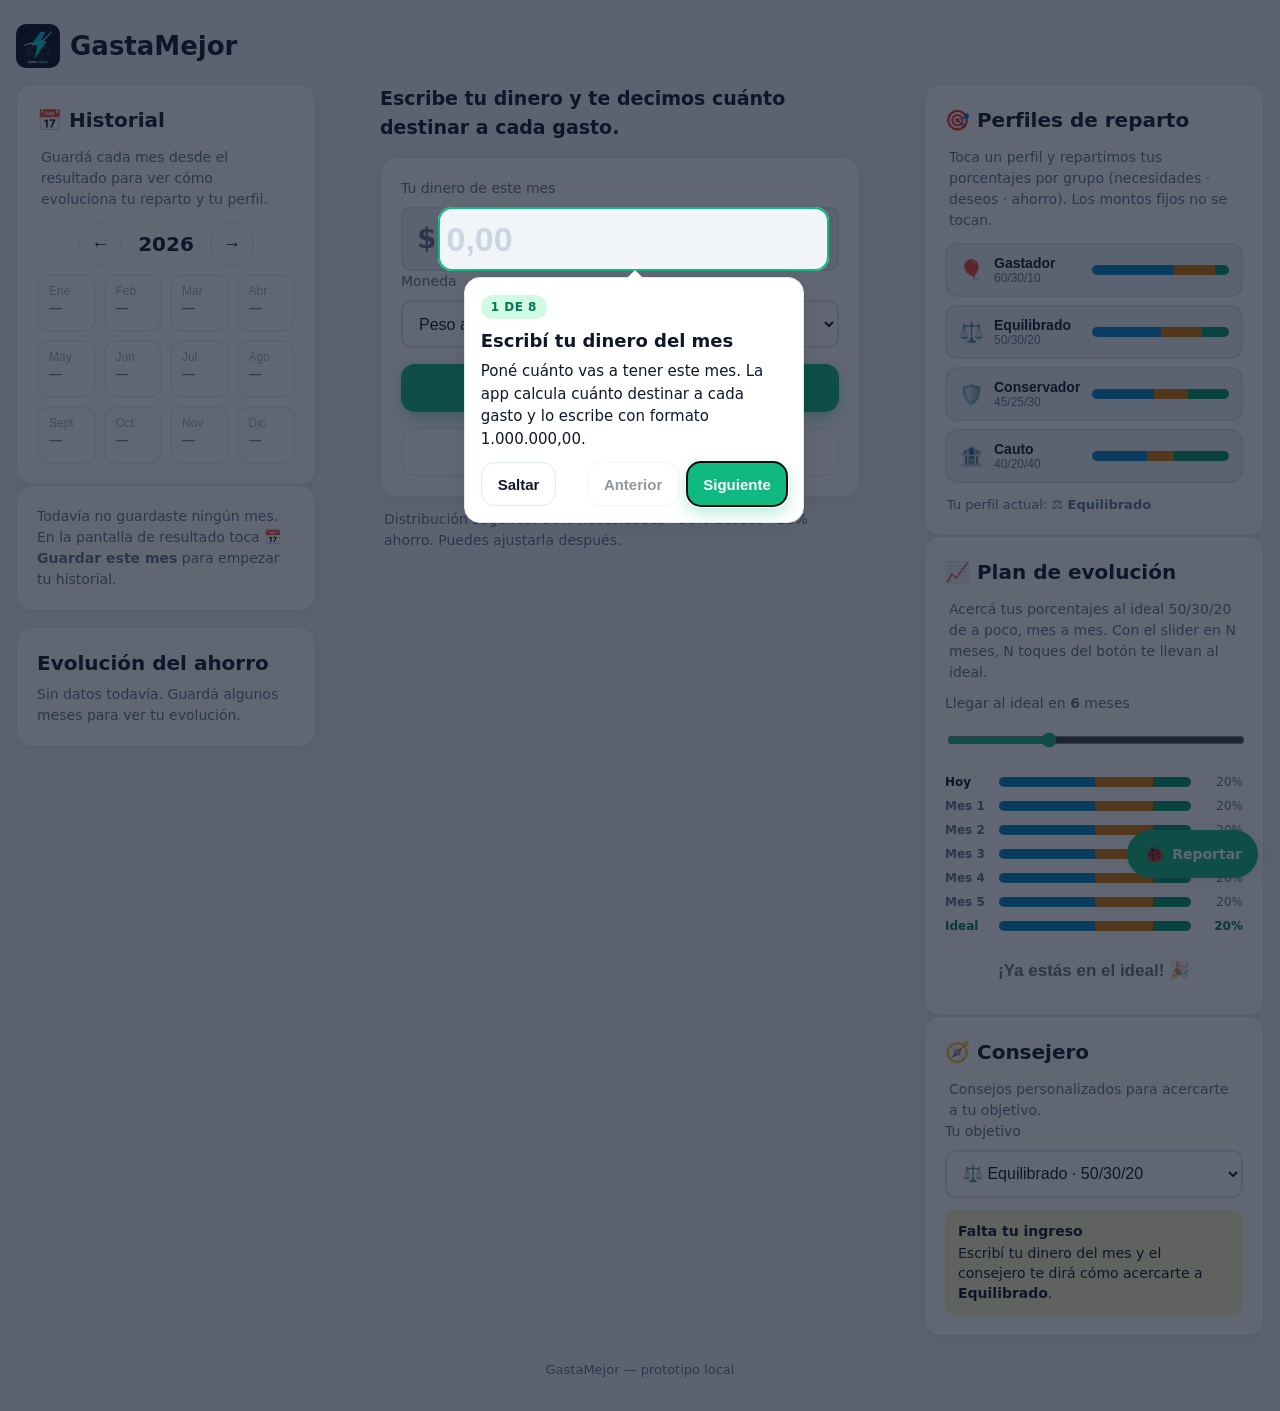
<file: index.html>
<!DOCTYPE html>
<html lang="es">
<head>
  <meta charset="UTF-8">
  <meta name="viewport" content="width=device-width, initial-scale=1, viewport-fit=cover">
  <meta name="theme-color" content="#ffffff">
  <title>GastaMejor — Distribuye tu dinero</title>
  <link rel="stylesheet" href="styles.css">
</head>
<body>
  <div class="contenedor">

    <header class="encabezado">
      <button id="btn-atras" class="btn-atras" aria-label="Volver" hidden>←</button>
      <h1 class="logo"><img src="logo.png" alt="Logo de GastaMejor" class="logo-imagen">GastaMejor</h1>
    </header>

    <main>
      <div class="tablero" id="tablero" data-tab="reparto">

        <!-- Zona izquierda: Historial siempre visible -->
        <aside class="zona zona-historial" aria-label="Historial financiero">
          <div class="tarjeta">
            <h2 class="titulo-seccion">📅 Historial</h2>
            <p class="nota">Guardá cada mes desde el resultado para ver cómo evoluciona tu reparto y tu perfil.</p>
            <div class="hist-calendario-cabecera">
              <button id="hist-anio-prev" class="btn-fat" type="button" aria-label="Año anterior">←</button>
              <span id="hist-anio" class="hist-anio">—</span>
              <button id="hist-anio-next" class="btn-fat" type="button" aria-label="Año siguiente">→</button>
            </div>
            <div id="hist-calendario" class="hist-calendario" aria-label="Calendario de meses"></div>
          </div>
          <div id="hist-detalle" class="hist-detalle"></div>
          <div class="tarjeta">
            <h3 class="titulo-seccion">Evolución del ahorro</h3>
            <div id="hist-evolucion"></div>
          </div>
        </aside>

        <!-- Zona central: reparto -->
        <div class="zona zona-reparto">

          <!-- Pantalla 1: monto -->
          <section data-pantalla="ingreso" class="pantalla">
            <p class="sub-lema">Escribe tu dinero y te decimos cuánto destinar a cada gasto.</p>

            <div class="tarjeta">
              <label class="etiqueta" for="monto">Tu dinero de este mes</label>
              <div class="campo-monto">
                <span id="simbolo-monto" class="simbolo" aria-hidden="true">$</span>
                <input id="monto" class="input-monto" type="text" inputmode="decimal" placeholder="0,00" autocomplete="off">
              </div>
              <p id="error-monto" class="error" hidden>Escribe un monto mayor a cero.</p>
              <label class="etiqueta" for="moneda">Moneda</label>
              <select id="moneda" class="select" aria-label="Moneda"></select>
              <button id="btn-distribuir" class="btn-primario">Distribuir mi dinero</button>
              <div class="accesos">
                <button id="btn-datos" class="btn-secundario">⚙️ Tus datos</button>
              </div>
            </div>

            <p class="nota">Distribución sugerida: 50% necesidades · 30% deseos · 20% ahorro. Puedes ajustarla después.</p>
          </section>

          <!-- Pantalla 2: resultado -->
          <section data-pantalla="resultado" class="pantalla" hidden>
            <div class="resultado-contenido">
              <div class="tarjeta tarjeta-resumen">
                <div class="resumen-fila">
                  <span class="resumen-etiqueta">Ingreso</span>
                  <span id="resumen-ingreso" class="resumen-monto">—</span>
                </div>
                <div class="resumen-fila">
                  <span class="resumen-etiqueta">Total repartido</span>
                  <span id="resumen-repartido" class="resumen-monto">—</span>
                </div>
                <div id="aviso-suma" class="aviso" role="status"></div>
                <div id="nota-cotizacion" class="nota-cotizacion" hidden></div>
              </div>

              <div id="grafico" class="grafico" role="img" aria-label="Gráfico de torta del reparto"></div>

              <div id="resultado-lista" aria-label="Reparto por categorías"></div>

              <div class="acciones">
                <button id="btn-ajustar" class="btn-secundario">Ajustar porcentajes</button>
                <button id="btn-nuevo" class="btn-secundario">Nueva distribución</button>
                <button id="btn-guardar-mes" class="btn-secundario">📅 Guardar este mes</button>
              </div>
            </div>
          </section>

          <!-- Pantalla 3: ajustar -->
          <section data-pantalla="ajustar" class="pantalla" hidden>
            <div class="tarjeta">
              <h2 class="titulo-seccion">Ajusta tus categorías</h2>
              <p class="nota">Los gastos fijos ($) se reservan primero. Lo que queda se reparte entre los porcentajes, estirándose para usar todo tu ingreso. En <strong>Ahorro</strong> podés cargar un monto fijo en <strong>US$</strong> y se convierte al dólar del día.</p>
              <div id="cotizacion" class="cotizacion">
                <div class="cotizacion-fila">
                  <span class="cotizacion-etiqueta">Dólar</span>
                  <select id="dolar-tipo" class="select select-chico" aria-label="Tipo de dólar"></select>
                  <span id="cotizacion-valor" class="cotizacion-valor">—</span>
                  <button id="btn-refrescar" class="btn-refrescar" type="button" aria-label="Actualizar cotización" title="Actualizar cotización">↻</button>
                </div>
                <div id="cotizacion-estado" class="cotizacion-estado" role="status"></div>
                <details class="cotizacion-manual">
                  <summary>Editar a mano / sin conexión</summary>
                  <div class="cotizacion-manual-fila">
                    <input id="cotizacion-input" class="cotizacion-input" type="text" inputmode="decimal" placeholder="0,00" aria-label="Cotización del dólar a mano">
                    <button id="btn-cotizacion-manual" class="btn-secundario btn-chico" type="button">Usar este valor</button>
                  </div>
                </details>
              </div>
              <div id="ajustar-lista"></div>
              <div class="suma">
                <div class="suma-linea">
                  <span>Asignado del ingreso</span>
                  <strong id="suma-valor" class="suma-valor">—</strong>
                </div>
                <div id="suma-restante" class="suma-restante">Queda por asignar: —</div>
                <div id="suma-detalle" class="suma-detalle"></div>
              </div>
              <button id="btn-agregar" class="btn-secundario btn-ancho">+ Agregar categoría en blanco</button>
              <button id="btn-catalogo" class="btn-secundario btn-ancho">📖 Agregar del catálogo</button>
            </div>
            <div class="acciones">
              <button id="btn-guardar" class="btn-primario btn-ancho">Guardar y volver</button>
            </div>
          </section>

          <!-- Pantalla 4: datos -->
          <section data-pantalla="datos" class="pantalla" hidden>
            <div class="tarjeta">
              <h2 class="titulo-seccion">Tus datos</h2>
              <p class="nota">Se guardan en este dispositivo. Llévalos a otro celular o PC descargando la imagen con tu reparto o compartiendo el enlace.</p>
              <div class="acciones-columna">
                <button id="btn-exportar" class="btn-secundario">📸 Descargar imagen (PNG)</button>
                <button id="btn-enlace" class="btn-secundario">🔗 Enlace para otro dispositivo</button>
                <button id="btn-tour" class="btn-secundario" type="button">🎓 Ver el tutorial guiado</button>
                <a class="btn-secundario enlace-boton" href="tutorial.html">📖 Abrir el tutorial completo</a>
              </div>
            </div>
          </section>

        </div>

        <!-- Zona derecha: perfil, plan y consejero -->
        <aside class="zona zona-perfil" aria-label="Perfil, plan y consejero">
          <div class="tarjeta">
            <h2 class="titulo-seccion">🎯 Perfiles de reparto</h2>
            <p class="nota">Toca un perfil y repartimos tus porcentajes por grupo (necesidades · deseos · ahorro). Los montos fijos no se tocan.</p>
            <div id="perfiles" class="perfiles"></div>
            <p id="perfil-actual" class="perfil-actual"></p>
          </div>
          <div class="tarjeta">
            <h2 class="titulo-seccion">📈 Plan de evolución</h2>
            <p class="nota">Acercá tus porcentajes al ideal 50/30/20 de a poco, mes a mes. Con el slider en N meses, N toques del botón te llevan al ideal.</p>
            <div class="plan-meses">
              <label class="etiqueta" for="plan-meses">Llegar al ideal en <strong id="plan-meses-valor">6</strong> meses</label>
              <input id="plan-meses" class="plan-slider" type="range" min="3" max="12" step="1" value="6" aria-label="Meses para llegar al ideal">
            </div>
            <div id="plan-timeline" class="plan-timeline"></div>
            <p id="plan-aviso" class="plan-aviso" hidden></p>
            <button id="btn-paso" class="btn-secundario btn-ancho" type="button">Aplicar próximo paso</button>
          </div>
          <div class="tarjeta">
            <h2 class="titulo-seccion">🧭 Consejero</h2>
            <p class="nota">Consejos personalizados para acercarte a tu objetivo.</p>
            <label class="etiqueta" for="objetivo-perfil">Tu objetivo</label>
            <select id="objetivo-perfil" class="select" aria-label="Perfil objetivo"></select>
            <div id="consejero" class="consejero" aria-label="Consejos para llegar al objetivo"></div>
          </div>
        </aside>

      </div>
    </main>

    <footer class="pie">
      <span>GastaMejor — prototipo local</span>
    </footer>
  </div>

  <!-- Barra inferior de pestañas (celular) -->
  <nav class="tabbar" id="tabbar" aria-label="Secciones">
    <button class="tabbar-btn activo" data-tab="reparto" type="button"><span class="tabbar-ico" aria-hidden="true">🧮</span>Reparto</button>
    <button class="tabbar-btn" data-tab="historial" type="button"><span class="tabbar-ico" aria-hidden="true">📅</span>Historial</button>
    <button class="tabbar-btn" data-tab="perfil" type="button"><span class="tabbar-ico" aria-hidden="true">🎯</span>Perfil y plan</button>
  </nav>

  <!-- Boton flotante: reportar un problema por WhatsApp -->
  <a id="btn-reportar" class="btn-reportar"
     href="https://wa.me/5492920553198?text=Encontre%20un%20problema%20en%20GastaMejor%3A%20"
     target="_blank" rel="noopener noreferrer"
     aria-label="Reportar un problema por WhatsApp">
    <span class="btn-reportar-ico" aria-hidden="true">🐞</span>
    <span class="btn-reportar-txt">Reportar</span>
  </a>

  <!-- Modal: catalogo de categorias -->
  <div id="modal-catalogo" class="modal" hidden>
    <div class="modal-caja modal-caja-catalogo" role="dialog" aria-modal="true" aria-labelledby="catalogo-titulo">
      <h2 id="catalogo-titulo" class="titulo-seccion">Agregar del catálogo</h2>
      <p class="nota">Toca una sugerencia para agregarla. Si ya existe, no se duplica.</p>
      <div id="catalogo-lista"></div>
      <button id="catalogo-cerrar" class="btn-secundario">Cerrar</button>
    </div>
  </div>

  <!-- Modal: enlace compartible -->
  <div id="modal" class="modal" hidden>
    <div class="modal-caja" role="dialog" aria-modal="true" aria-labelledby="modal-titulo">
      <h2 id="modal-titulo" class="titulo-seccion">Comparte tu configuración</h2>
      <p class="nota">Abre este enlace en otro celular o PC: se ofrecerá usar la misma distribución.</p>
      <textarea id="modal-texto" class="enlace-texto" readonly rows="4"></textarea>
      <div class="modal-acciones">
        <button id="modal-copiar" class="btn-primario">Copiar enlace</button>
        <button id="modal-cerrar" class="btn-secundario">Cerrar</button>
      </div>
    </div>
  </div>

  <div id="toast" class="toast" role="status" hidden></div>

  <!-- Tour guiado de primera vez (globos + foco) -->
  <div id="tour" class="tour" hidden>
    <div id="tour-foco" class="tour-foco" aria-hidden="true"></div>
    <div id="tour-globo" class="tour-globo" role="dialog" aria-modal="true"
         aria-labelledby="tour-titulo" aria-describedby="tour-texto">
      <span id="tour-paso" class="tour-contador"></span>
      <h2 id="tour-titulo" class="tour-titulo"></h2>
      <p id="tour-texto" class="tour-texto"></p>
      <div class="tour-acciones">
        <button id="tour-saltar" class="btn-secundario" type="button">Saltar</button>
        <div class="tour-nav">
          <button id="tour-anterior" class="btn-secundario" type="button">Anterior</button>
          <button id="tour-siguiente" class="btn-primario" type="button">Siguiente</button>
        </div>
      </div>
      <span class="tour-flecha" aria-hidden="true"></span>
    </div>
  </div>

  <script src="storage.js"></script>
  <script src="app.js"></script>
</body>
</html>
</file>
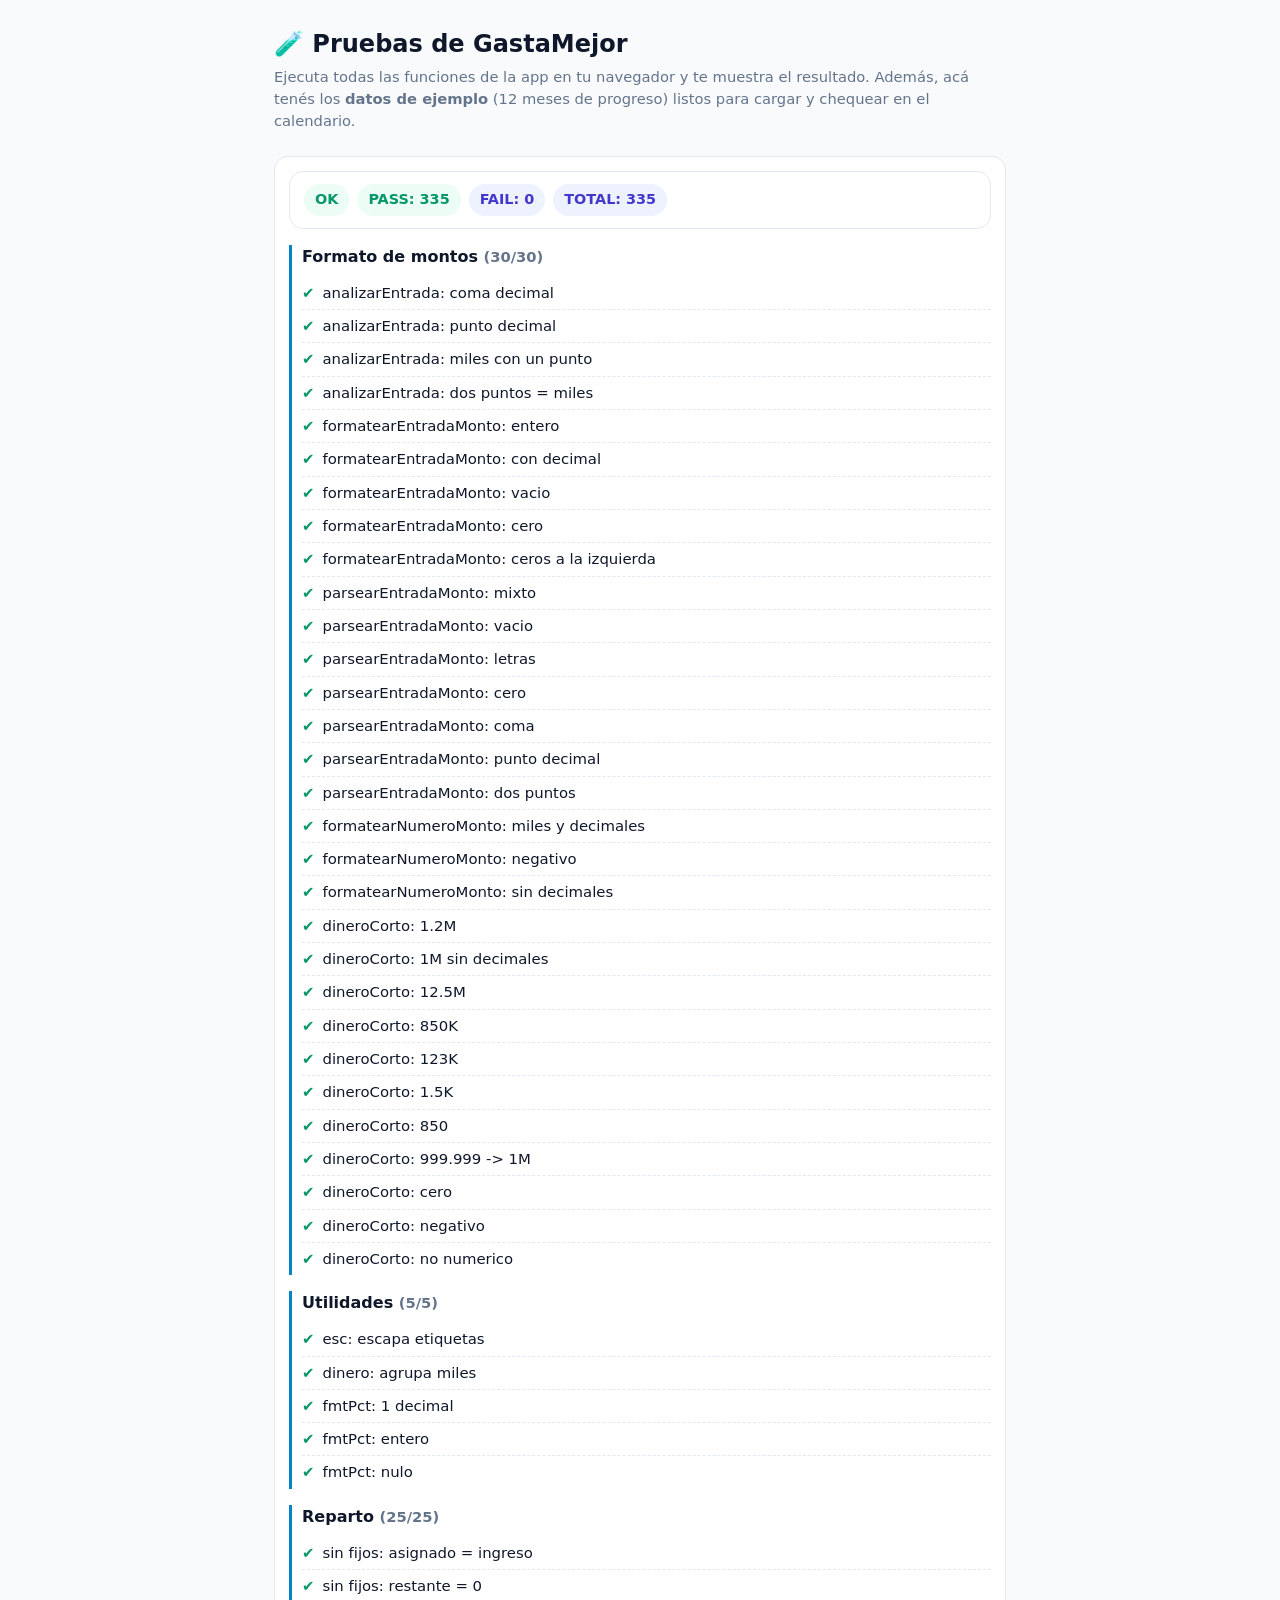
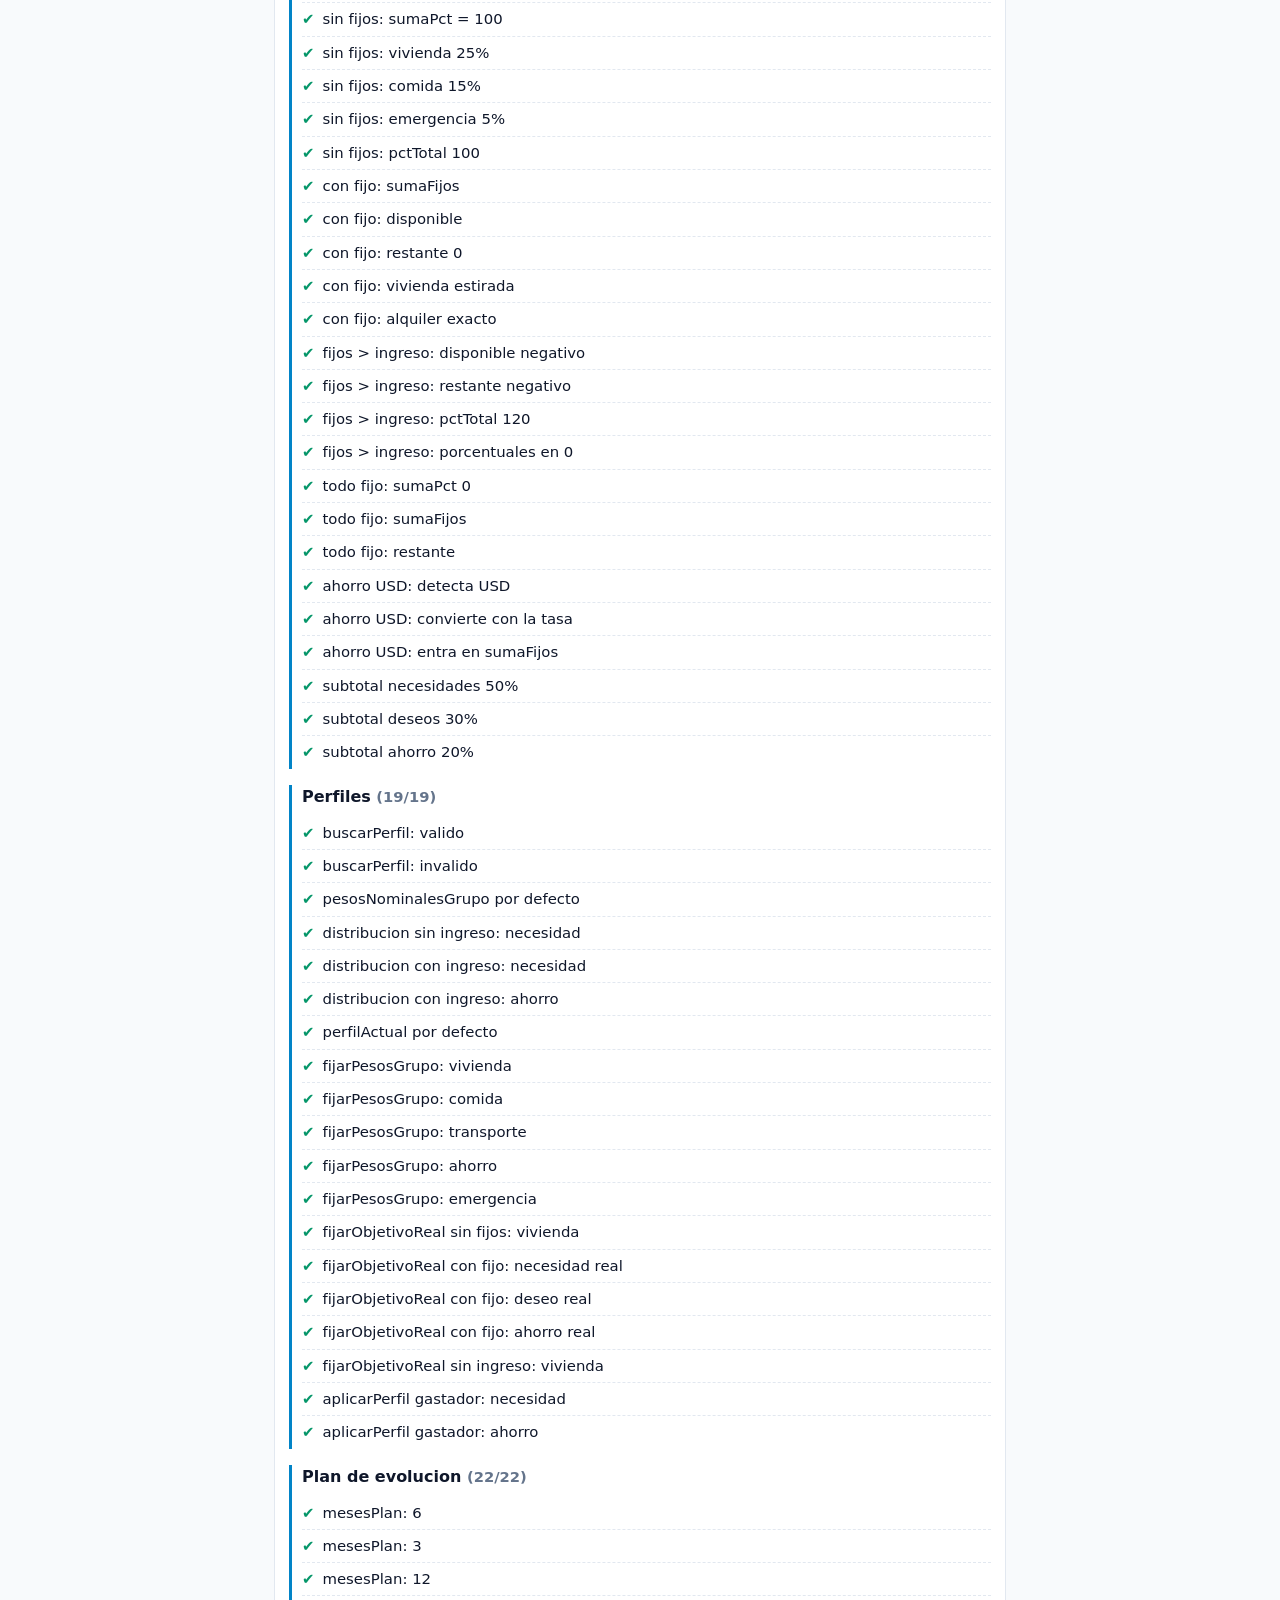
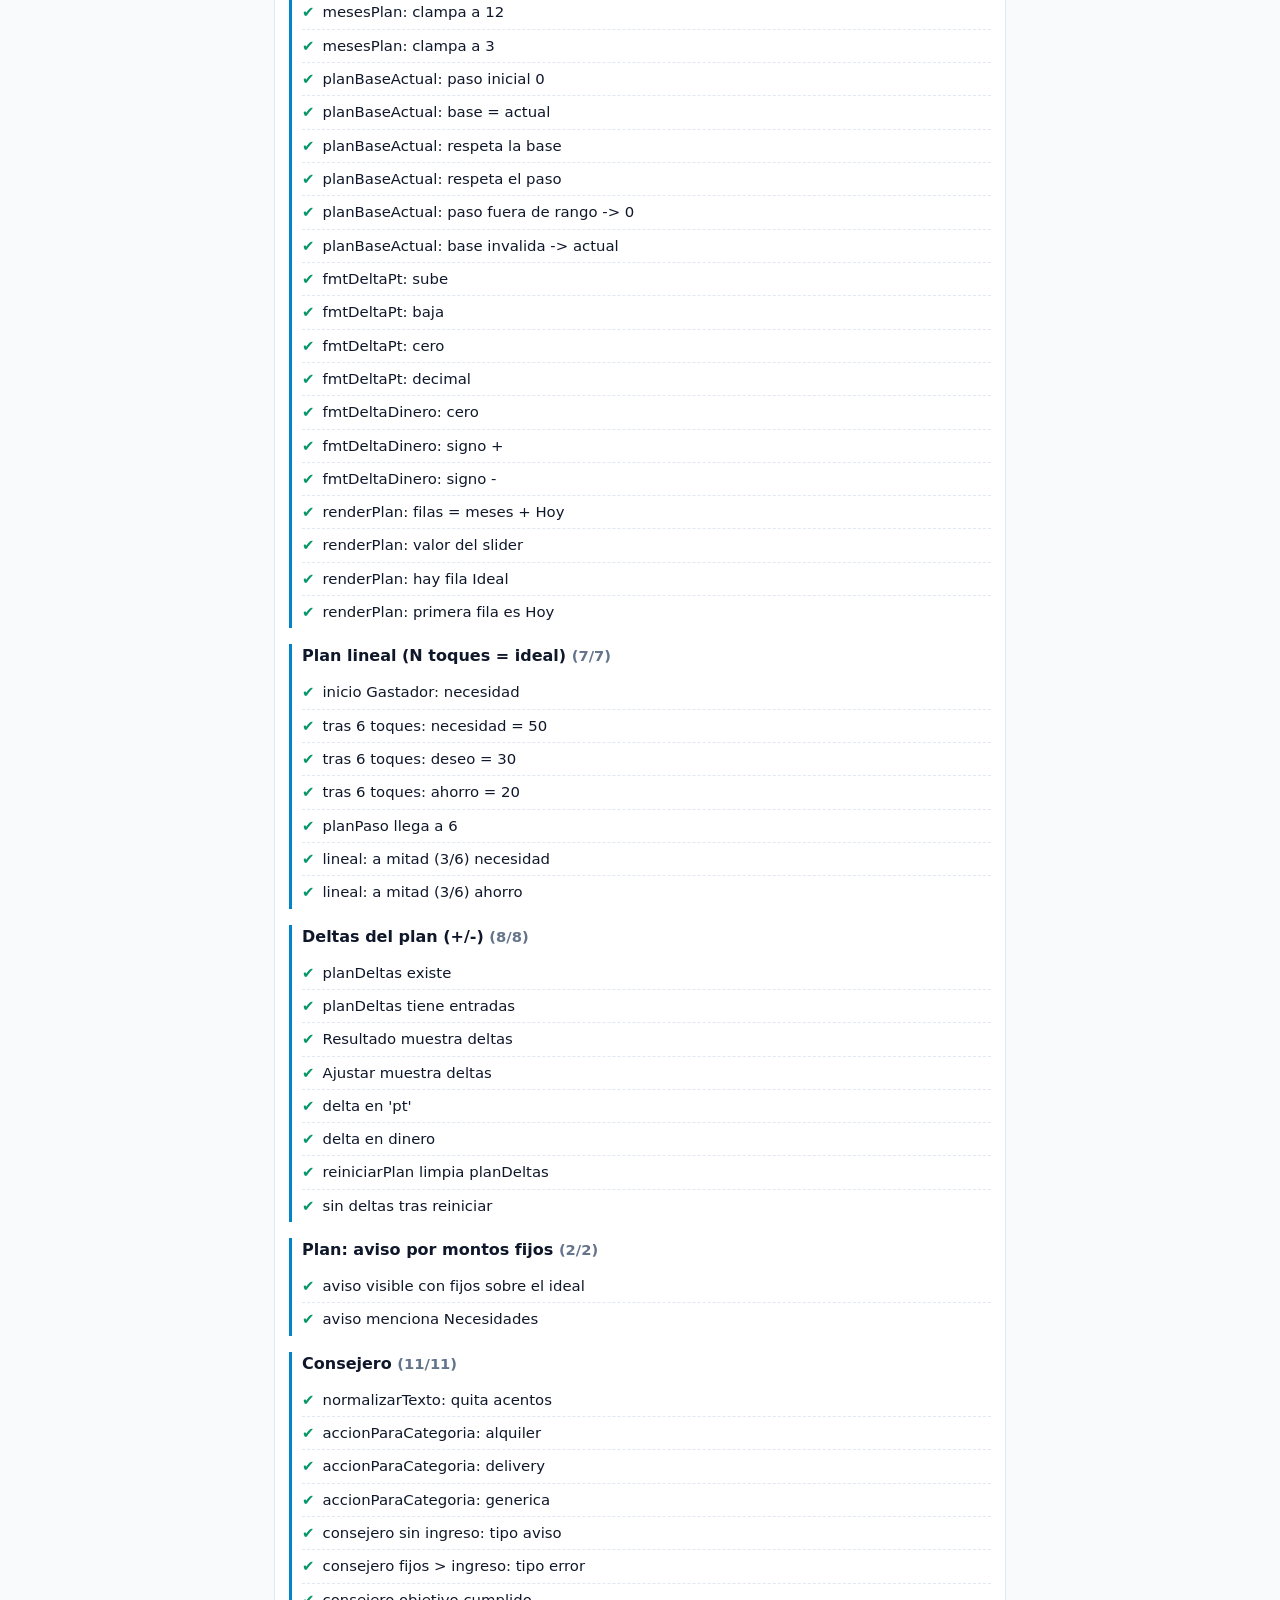
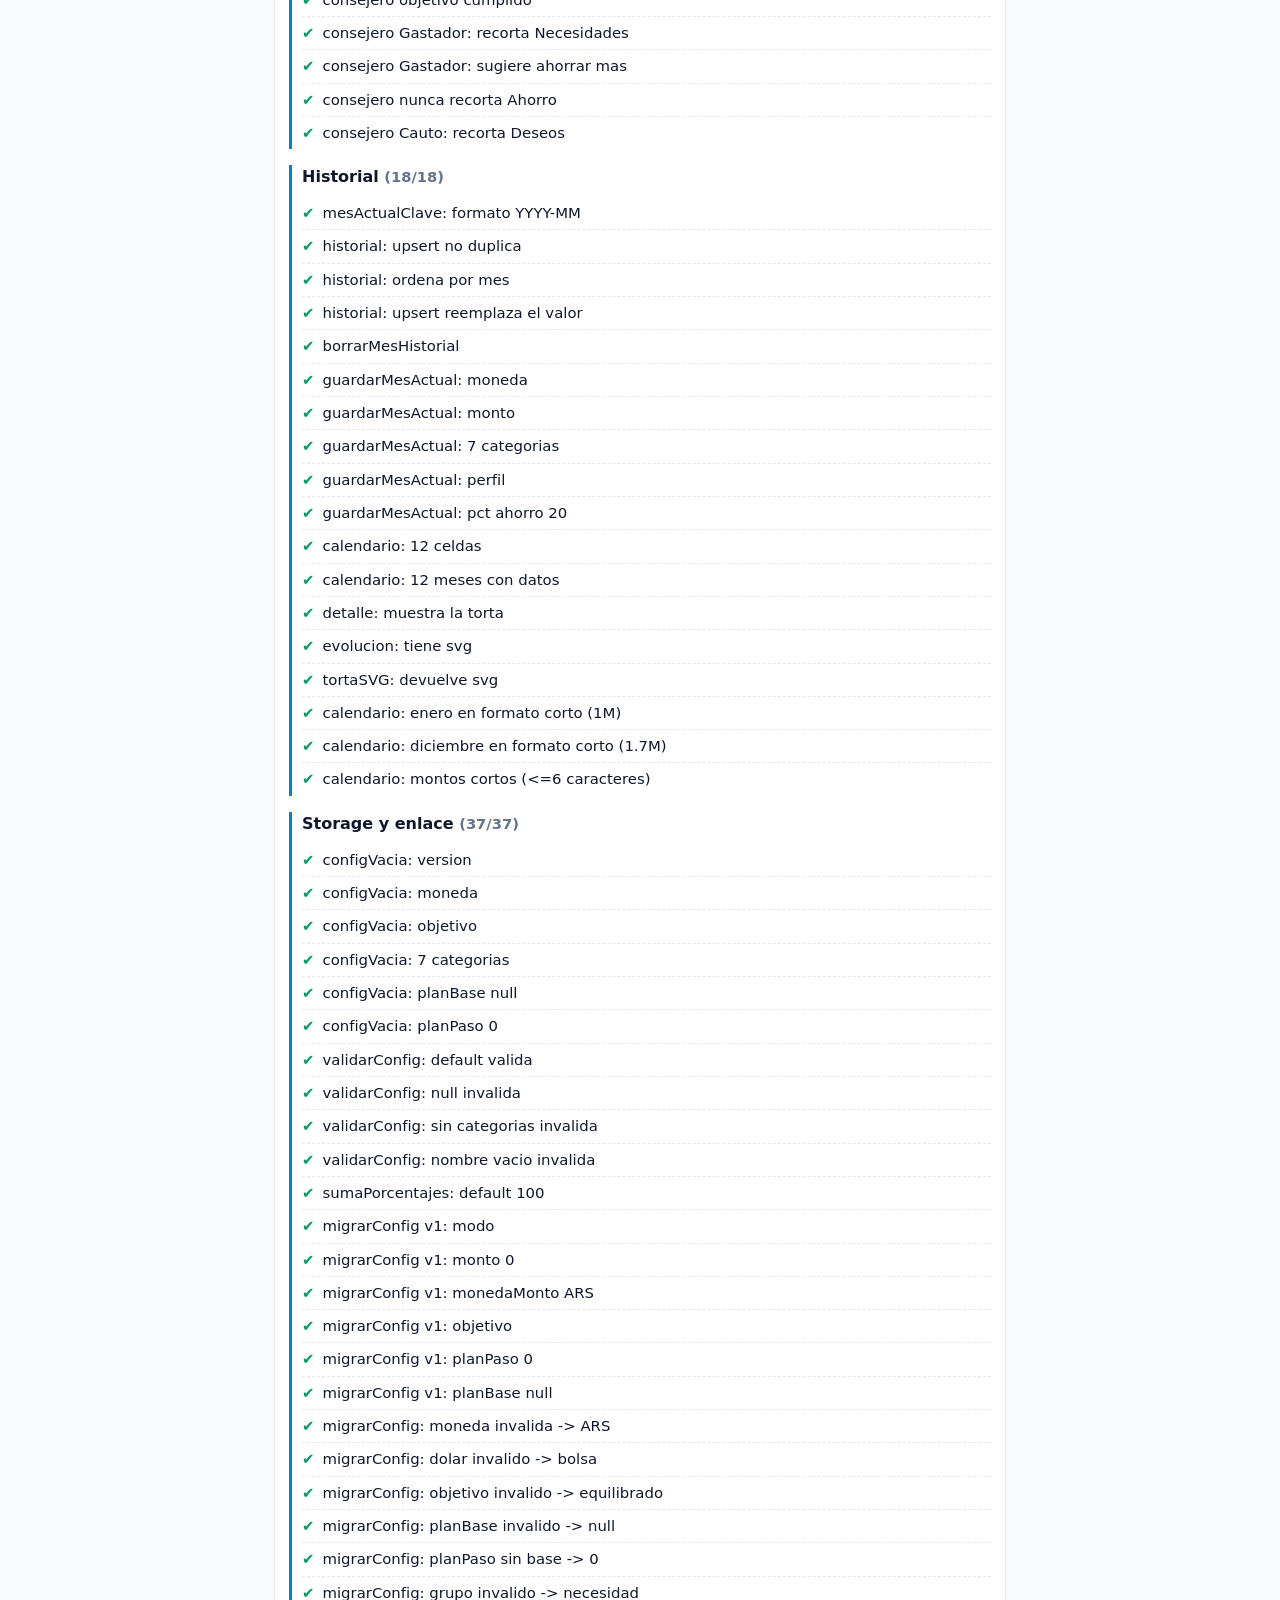
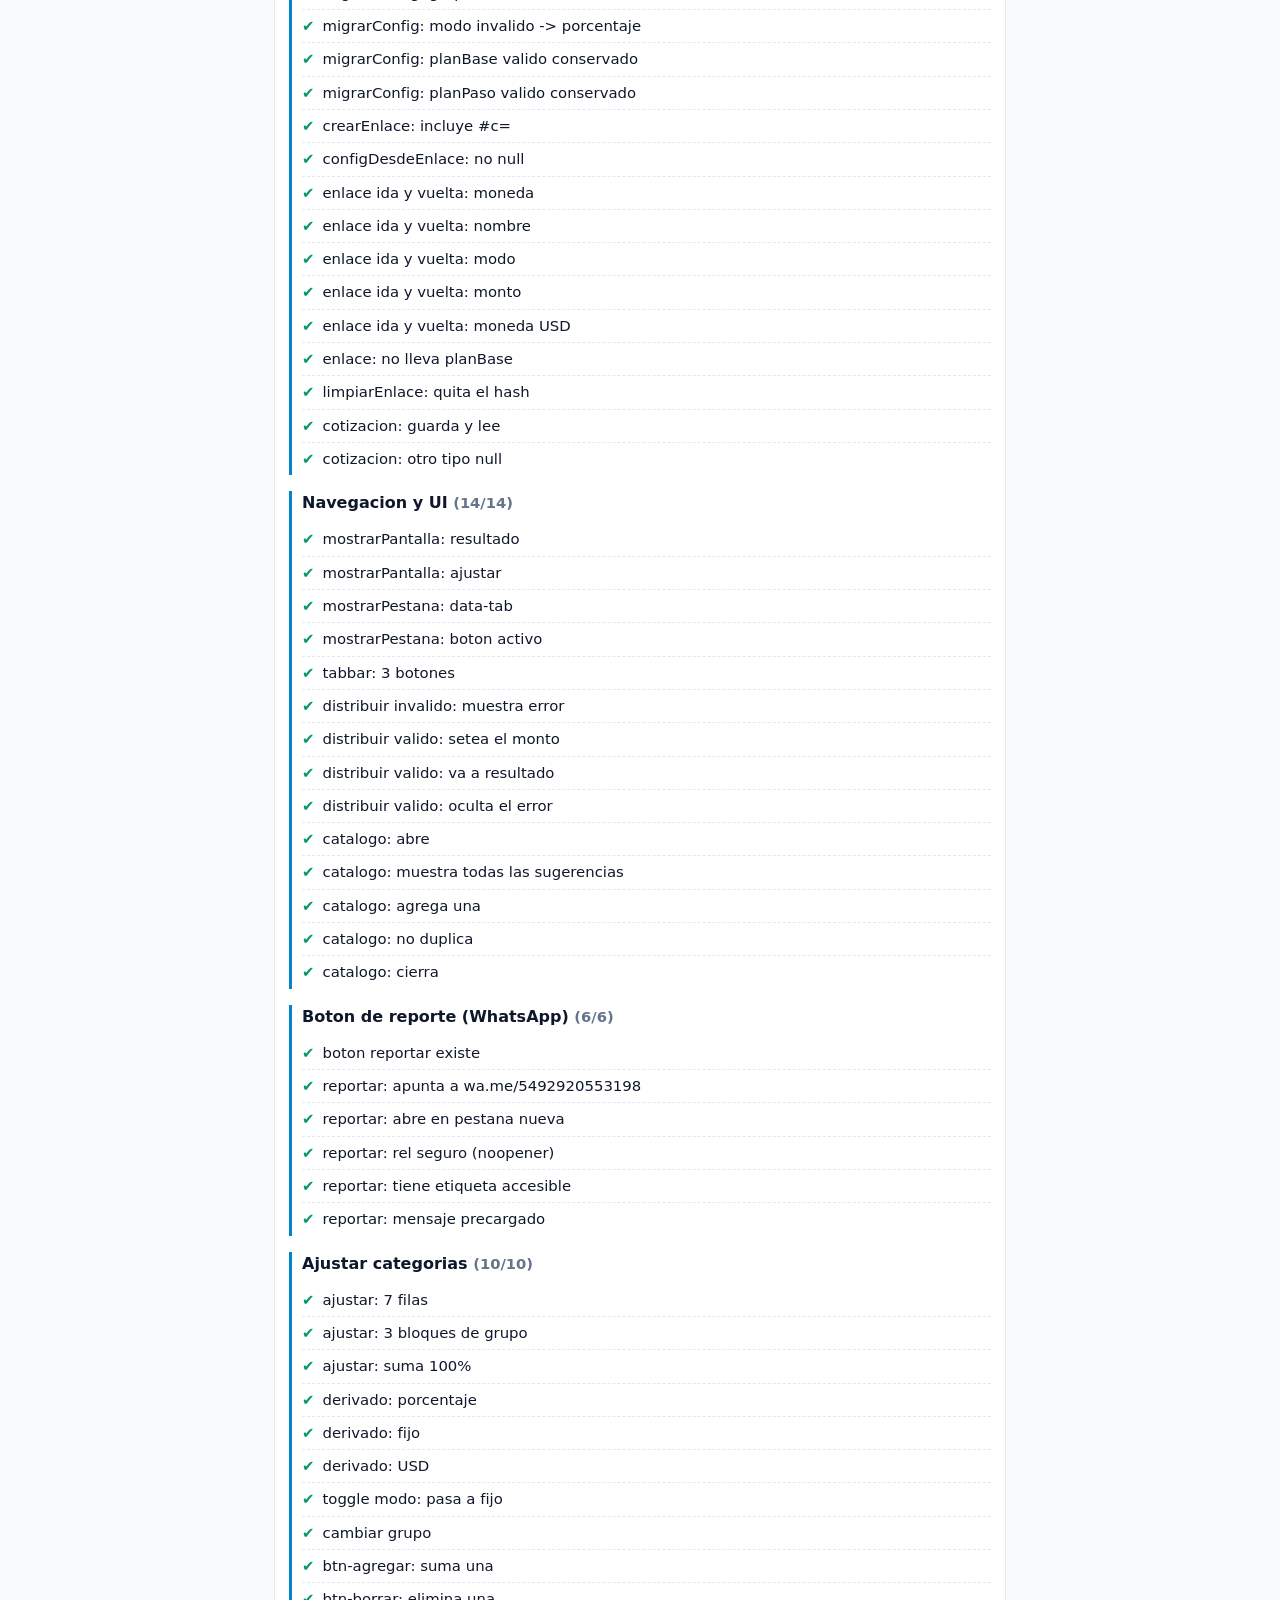
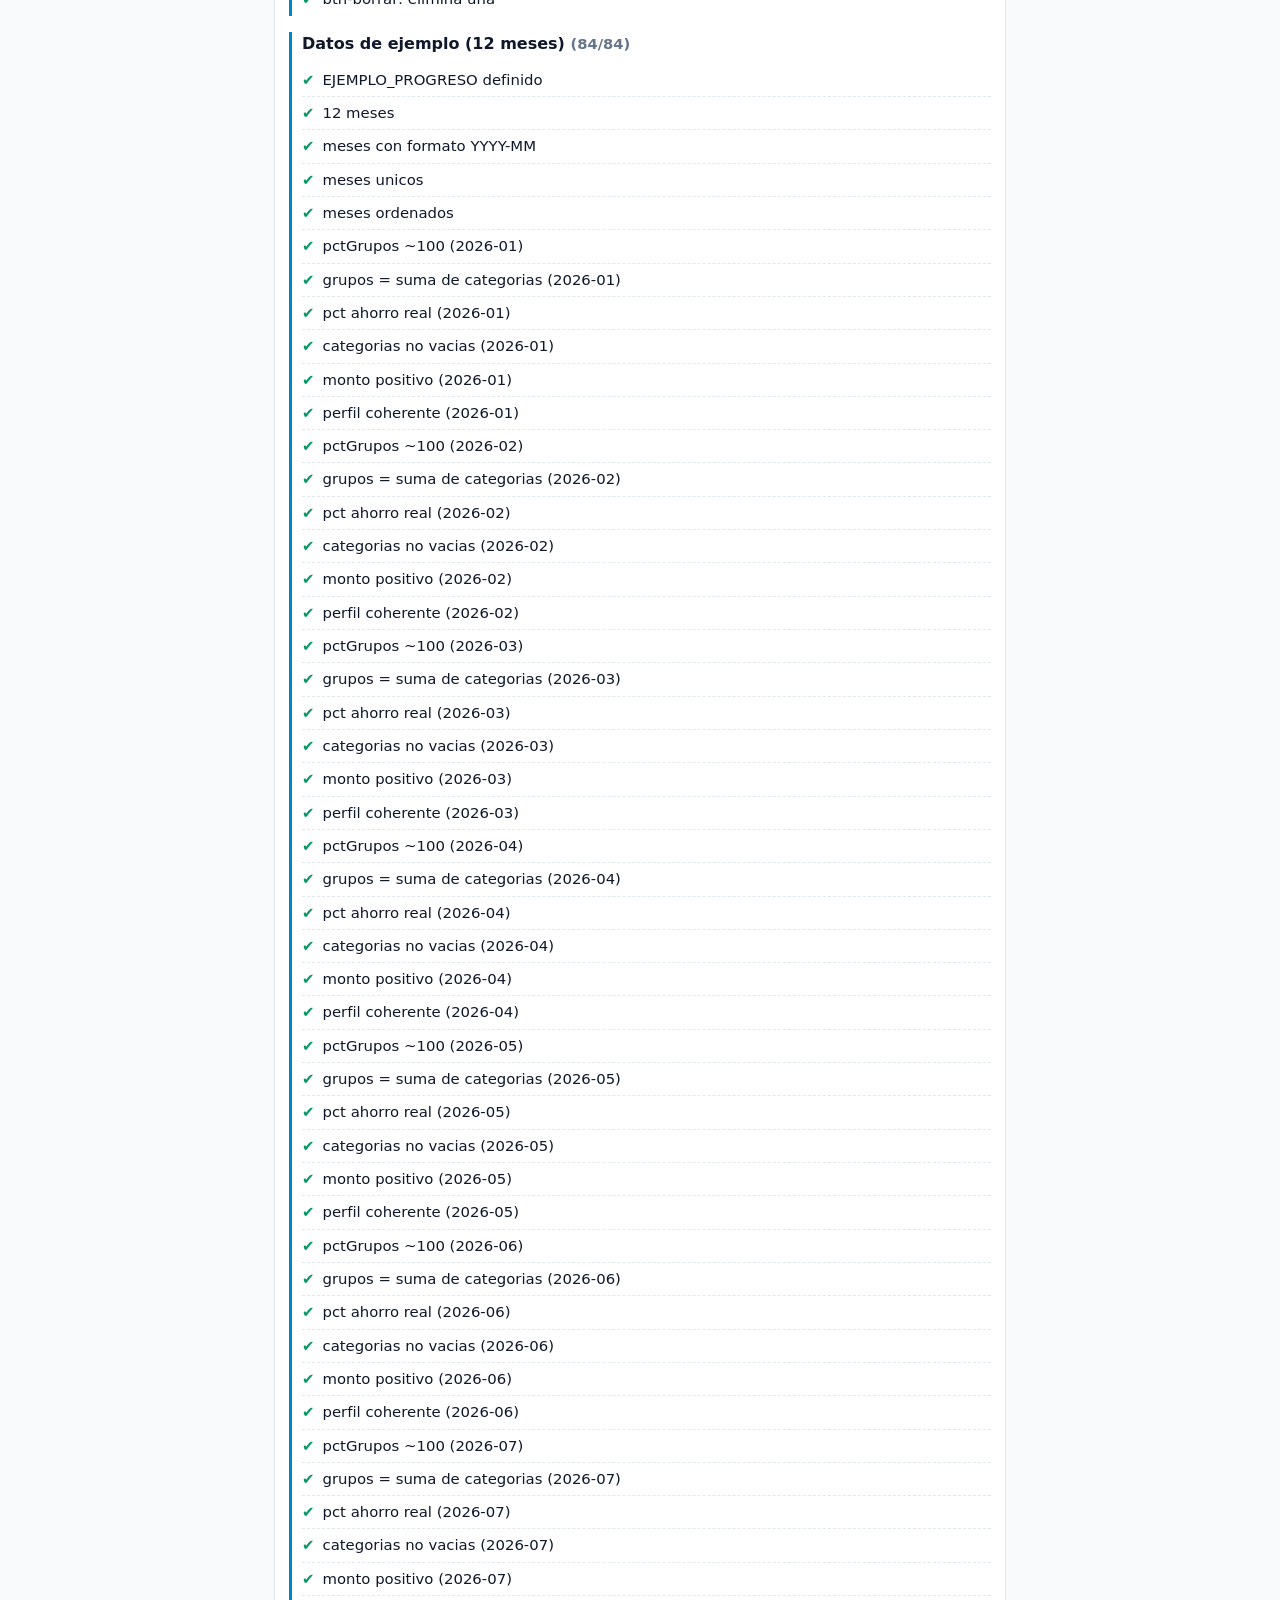
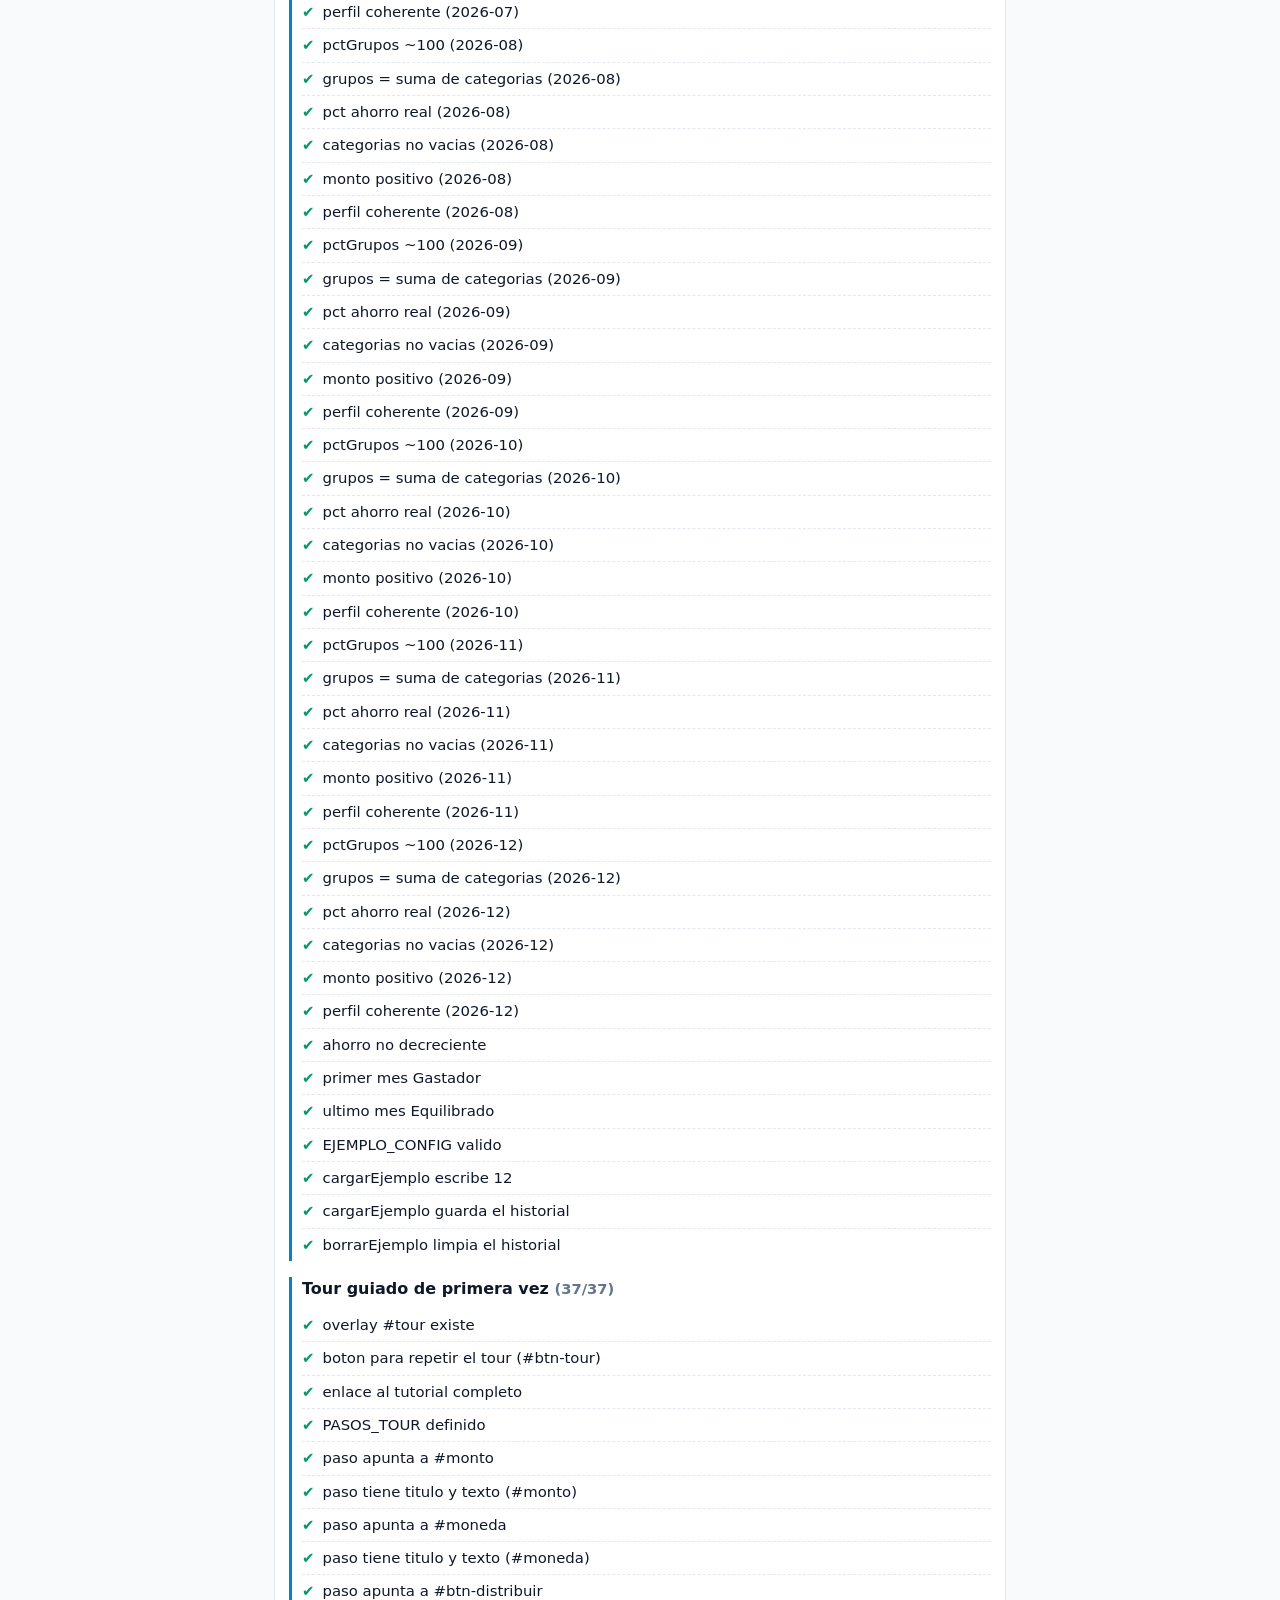
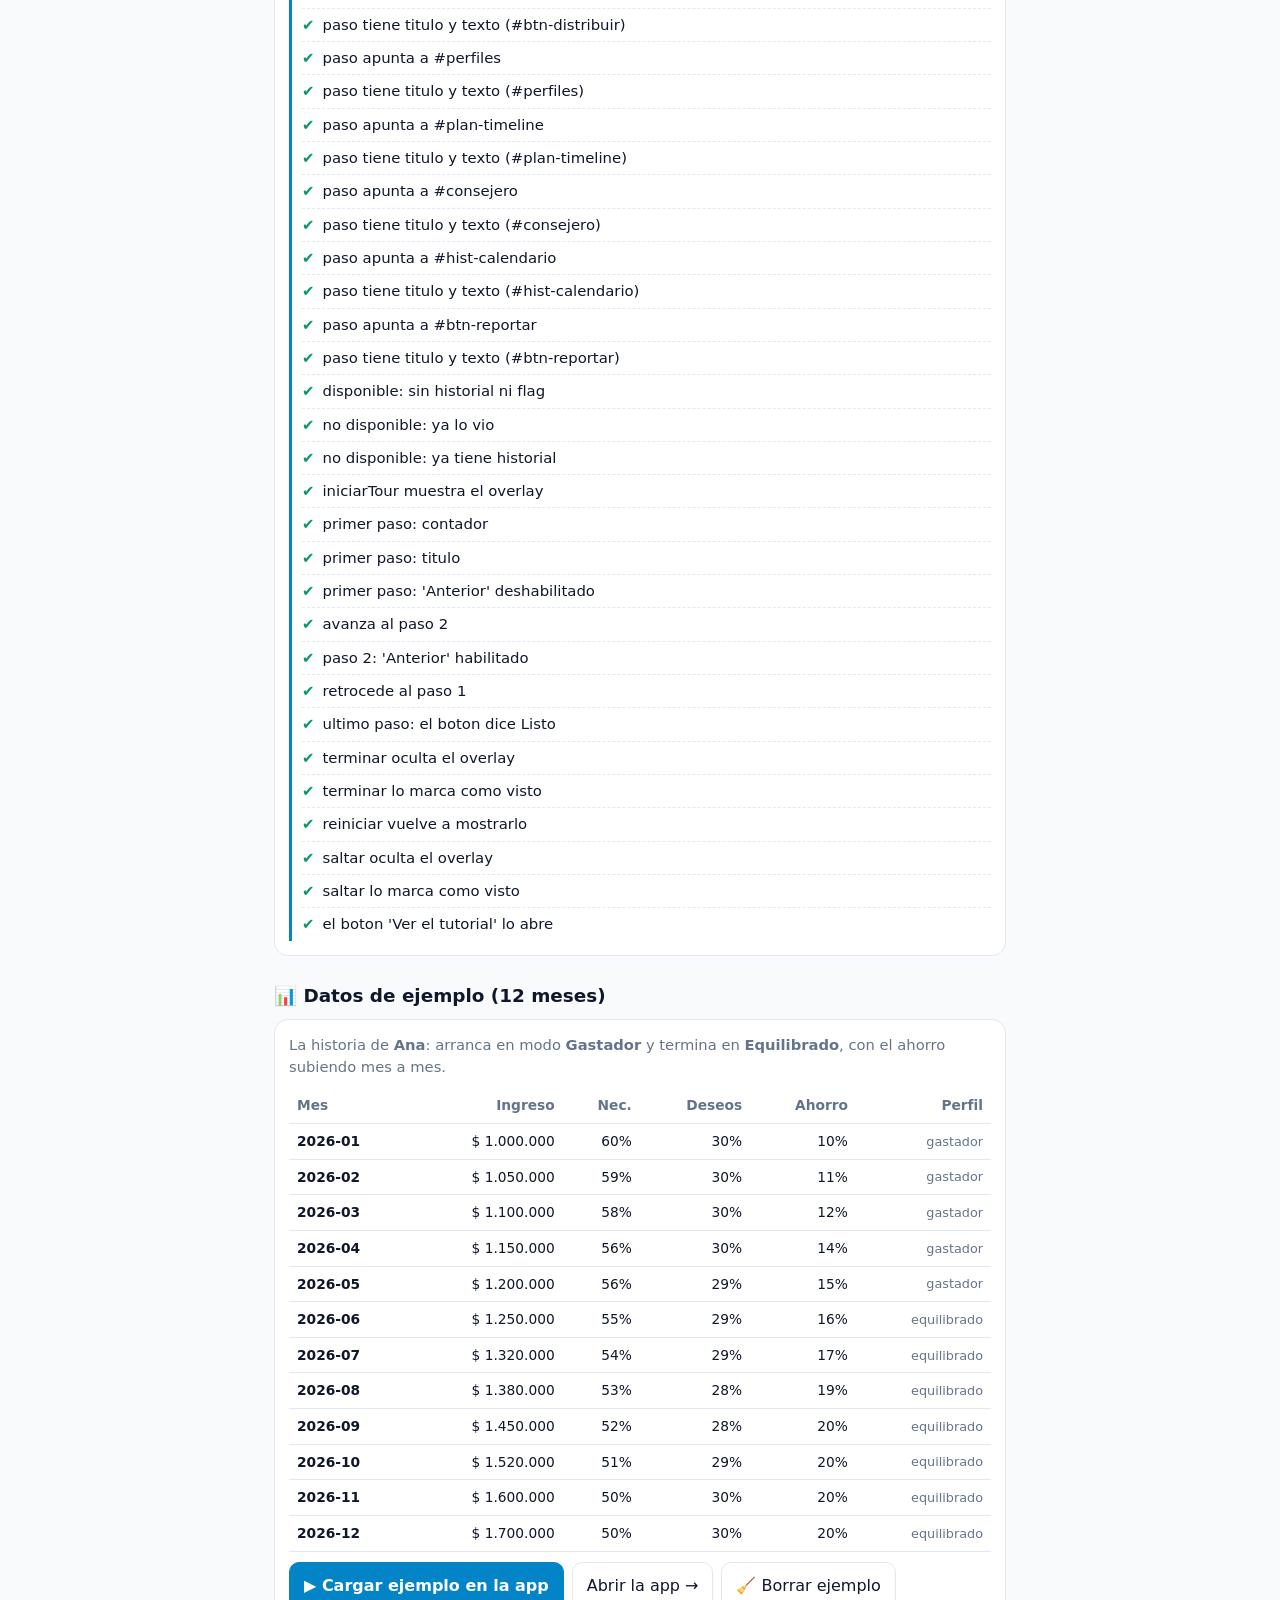
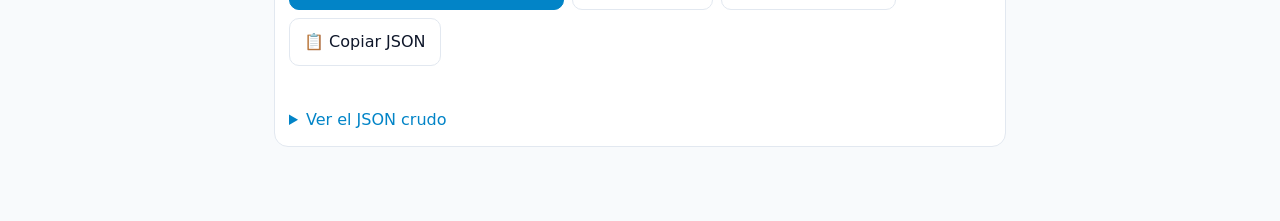
<file: pruebas.html>
<!DOCTYPE html>
<html lang="es">
<head>
<meta charset="UTF-8">
<meta name="viewport" content="width=device-width, initial-scale=1, viewport-fit=cover">
<meta name="theme-color" content="#0f172a">
<title>GastaMejor — Pruebas y datos de ejemplo</title>
<style>
  :root {
    --tinta: #0f172a; --gris: #64748b; --linea: #e2e8f0; --fondo: #f8fafc;
    --verde: #059669; --verde-bg: #ecfdf5; --rojo: #dc2626; --rojo-bg: #fef2f2;
    --azul: #0284c7; --necesidad: #0284c7; --deseo: #d97706; --ahorro: #10b981;
    --radio: 14px;
  }
  * { box-sizing: border-box; }
  body {
    margin: 0; background: var(--fondo); color: var(--tinta);
    font: 16px/1.5 system-ui, -apple-system, "Segoe UI", Roboto, sans-serif;
    -webkit-text-size-adjust: 100%;
  }
  .contenedor { max-width: 760px; margin: 0 auto; padding: 18px 14px 60px; }
  header.cab { padding: 8px 0 14px; }
  h1 { font-size: 1.5rem; margin: 0 0 4px; }
  h2 { font-size: 1.15rem; margin: 26px 0 10px; }
  h3 { font-size: 1rem; margin: 16px 0 8px; }
  p { margin: 0 0 10px; }
  .nota { color: var(--gris); font-size: .92rem; }
  .tarjeta {
    background: #fff; border: 1px solid var(--linea); border-radius: var(--radio);
    padding: 14px; margin-bottom: 14px;
  }
  .barra-resumen {
    display: flex; gap: 8px; flex-wrap: wrap; align-items: center;
    position: sticky; top: 0; z-index: 5;
    background: #fff; border: 1px solid var(--linea); border-radius: var(--radio);
    padding: 12px 14px; margin-bottom: 6px;
  }
  .pastilla { font-weight: 700; padding: 5px 11px; border-radius: 999px; font-size: .9rem; }
  .pastilla.ok { background: var(--verde-bg); color: var(--verde); }
  .pastilla.fallo { background: var(--rojo-bg); color: var(--rojo); }
  .pastilla.neutra { background: #eef2ff; color: #4338ca; }
  .suite { border-left: 3px solid var(--azul); padding-left: 10px; }
  .prueba {
    display: flex; gap: 8px; align-items: flex-start; padding: 5px 0;
    border-bottom: 1px dashed var(--linea); font-size: .93rem;
  }
  .prueba:last-child { border-bottom: 0; }
  .prueba .marca { flex: 0 0 auto; font-weight: 700; }
  .prueba.ok .marca { color: var(--verde); }
  .prueba.fallo .marca { color: var(--rojo); }
  .prueba.fallo { background: var(--rojo-bg); margin: 2px -6px; padding: 5px 6px; border-radius: 8px; }
  .detalle { color: var(--rojo); font-weight: 600; }
  .botones { display: flex; gap: 8px; flex-wrap: wrap; margin: 10px 0; }
  button, .btn {
    font: inherit; cursor: pointer; border-radius: 10px; border: 1px solid var(--linea);
    background: #fff; color: var(--tinta); padding: 11px 14px; min-height: 44px;
    text-decoration: none; display: inline-flex; align-items: center; gap: 6px;
  }
  button.primario, .btn.primario { background: var(--azul); border-color: var(--azul); color: #fff; font-weight: 600; }
  button:hover, .btn:hover { filter: brightness(.97); }
  table { border-collapse: collapse; width: 100%; font-size: .86rem; }
  th, td { text-align: right; padding: 7px 8px; border-bottom: 1px solid var(--linea); white-space: nowrap; }
  th:first-child, td:first-child { text-align: left; }
  thead th { color: var(--gris); font-weight: 600; }
  .mes { font-weight: 600; }
  .perfil { font-size: .8rem; color: var(--gris); }
  .tabla-scroll { overflow-x: auto; -webkit-overflow-scrolling: touch; }
  pre {
    background: #0f172a; color: #e2e8f0; border-radius: 10px; padding: 12px;
    overflow: auto; font-size: .78rem; max-height: 320px; margin: 0;
  }
  #salida-txt { position: absolute; left: -9999px; width: 1px; height: 1px; }
  .estado-msg { font-weight: 600; color: var(--azul); min-height: 1.4em; }
  details summary { cursor: pointer; color: var(--azul); }
  .aviso-file { background: #fffbeb; border-color: #fde68a; color: #92400e; }
</style>
</head>
<body>
<div class="contenedor">

  <header class="cab">
    <h1>🧪 Pruebas de GastaMejor</h1>
    <p class="nota">Ejecuta todas las funciones de la app en tu navegador y te muestra el resultado. Además, acá tenés los <strong>datos de ejemplo</strong> (12 meses de progreso) listos para cargar y chequear en el calendario.</p>
  </header>

  <div id="reporte" class="tarjeta">
    <p class="nota">Ejecutando pruebas…</p>
  </div>

  <h2>📊 Datos de ejemplo (12 meses)</h2>
  <div class="tarjeta">
    <p class="nota">La historia de <strong>Ana</strong>: arranca en modo <strong>Gastador</strong> y termina en <strong>Equilibrado</strong>, con el ahorro subiendo mes a mes.</p>
    <div class="tabla-scroll">
      <table id="tabla-ejemplo">
        <thead>
          <tr><th>Mes</th><th>Ingreso</th><th>Nec.</th><th>Deseos</th><th>Ahorro</th><th>Perfil</th></tr>
        </thead>
        <tbody></tbody>
      </table>
    </div>
    <div class="botones">
      <button id="btn-cargar" class="primario" type="button">▶️ Cargar ejemplo en la app</button>
      <a id="btn-abrir" class="btn" href="index.html">Abrir la app →</a>
      <button id="btn-borrar" type="button">🧹 Borrar ejemplo</button>
      <button id="btn-copiar" type="button">📋 Copiar JSON</button>
    </div>
    <p id="estado-msg" class="estado-msg" role="status"></p>
    <details>
      <summary>Ver el JSON crudo</summary>
      <pre id="json-ejemplo"></pre>
    </details>
  </div>

  <div class="tarjeta aviso-file" id="aviso-file" hidden>
    ⚠️ Si abriste este archivo con doble clic (<code>file://</code>), el navegador puede bloquear la ejecución de las pruebas dentro del marco. Abrilo con un servidor local (<code>python -m http.server</code>) o desde la web publicada.
  </div>
</div>

<!-- La app corre acá adentro; las pruebas se inyectan en su mismo "realm" -->
<iframe id="marco" title="App GastaMejor" hidden></iframe>
<textarea id="salida-txt" readonly aria-hidden="true"></textarea>

<script src="datos-ejemplo.js"></script>
<script>
(function () {
  "use strict";

  function esc(s) {
    return String(s).replace(/[&<>"']/g, function (c) {
      return { "&": "&amp;", "<": "&lt;", ">": "&gt;", '"': "&quot;", "'": "&#39;" }[c];
    });
  }

  /* ---------- Datos de ejemplo: tabla + JSON + botones ---------- */

  var progreso = window.EJEMPLO_PROGRESO || [];
  var tbody = document.querySelector("#tabla-ejemplo tbody");
  var fmt = function (n) { return new Intl.NumberFormat("es-AR", { style: "currency", currency: "ARS", maximumFractionDigits: 0 }).format(n); };

  progreso.forEach(function (r) {
    var tr = document.createElement("tr");
    tr.innerHTML =
      '<td class="mes">' + esc(r.mes) + "</td>" +
      "<td>" + esc(fmt(r.monto)) + "</td>" +
      "<td>" + r.pctGrupos.necesidad + "%</td>" +
      "<td>" + r.pctGrupos.deseo + "%</td>" +
      "<td>" + r.pctGrupos.ahorro + "%</td>" +
      '<td class="perfil">' + esc(r.perfil || "—") + "</td>";
    tbody.appendChild(tr);
  });

  document.querySelector("#json-ejemplo").textContent = JSON.stringify(progreso, null, 2);

  var msg = document.querySelector("#estado-msg");
  document.querySelector("#btn-cargar").addEventListener("click", function () {
    var n = typeof window.cargarEjemplo === "function" ? window.cargarEjemplo() : 0;
    msg.textContent = "✅ Ejemplo cargado (" + n + " meses). Tocá “Abrir la app” y mirá el panel 📅 Historial.";
  });
  document.querySelector("#btn-borrar").addEventListener("click", function () {
    if (typeof window.borrarEjemplo === "function") window.borrarEjemplo();
    msg.textContent = "🧹 Ejemplo borrado de este navegador.";
  });
  document.querySelector("#btn-copiar").addEventListener("click", function () {
    var texto = JSON.stringify(progreso, null, 2);
    try {
      navigator.clipboard.writeText(texto);
      msg.textContent = "📋 JSON copiado.";
    } catch (_) {
      msg.textContent = "Seleccioná el JSON y copialo a mano.";
    }
  });

  /* ---------- Reporte de pruebas ---------- */

  function pintarReporte(resumen) {
    var cont = document.querySelector("#reporte");
    var suites = {};
    var orden = [];
    resumen.resultados.forEach(function (r) {
      if (!suites[r.suite]) { suites[r.suite] = []; orden.push(r.suite); }
      suites[r.suite].push(r);
    });

    var html = '<div class="barra-resumen">' +
      '<span class="pastilla ' + (resumen.fallo ? "fallo" : "ok") + '">' +
        (resumen.fallo ? "FALLA" : "OK") + "</span>" +
      '<span class="pastilla ok">PASS: ' + resumen.ok + "</span>" +
      '<span class="pastilla ' + (resumen.fallo ? "fallo" : "neutra") + '">FAIL: ' + resumen.fallo + "</span>" +
      '<span class="pastilla neutra">TOTAL: ' + resumen.total + "</span>" +
      "</div>";

    orden.forEach(function (nombre) {
      var items = suites[nombre];
      var fallos = items.filter(function (i) { return !i.ok; }).length;
      html += '<div class="suite">';
      html += '<h3>' + esc(nombre) + " <span class=\"nota\">(" + (items.length - fallos) + "/" + items.length + ")</span></h3>";
      items.forEach(function (i) {
        html += '<div class="prueba ' + (i.ok ? "ok" : "fallo") + '" data-ok="' + (i.ok ? "1" : "0") + '">' +
          '<span class="marca">' + (i.ok ? "✔" : "✘") + "</span>" +
          "<span>" + esc(i.nombre) +
            (i.ok ? "" : '<br><span class="detalle">' + esc(i.detalle) + "</span>") +
          "</span></div>";
      });
      html += "</div>";
    });
    cont.innerHTML = html;

    // Salida de texto plano para el runner en PowerShell.
    var lineas = ["RESUMEN|ok=" + resumen.ok + "|fallo=" + resumen.fallo + "|total=" + resumen.total];
    if (resumen.fallo) {
      resumen.resultados.forEach(function (i) {
        if (!i.ok) lineas.push("FALLO|" + i.suite + "|" + i.nombre + "|" + i.detalle);
      });
    }
    document.querySelector("#salida-txt").textContent = lineas.join("\n");
    document.title = "GastaMejor — Pruebas: PASS " + resumen.ok + " / FAIL " + resumen.fallo;
  }

  window.__mostrarResultados = function (resumen) {
    try { pintarReporte(resumen); } catch (e) {
      document.querySelector("#reporte").innerHTML = '<p class="detalle">Error al dibujar el reporte: ' + esc(e && e.message) + "</p>";
    }
  };

  /* ---------- Inyectar pruebas en el iframe ---------- */

  var marco = document.querySelector("#marco");

  function cargarScript(win, src, cb) {
    var s = win.document.createElement("script");
    s.src = src;
    s.onload = function () { cb(null); };
    s.onerror = function () { cb("No se pudo cargar " + src); };
    (win.document.body || win.document.documentElement).appendChild(s);
  }

  marco.addEventListener("load", function () {
    var win;
    try {
      win = marco.contentWindow;
      void win.document; // fuerza el chequeo de mismo origen
    } catch (e) {
      document.querySelector("#aviso-file").hidden = false;
      document.querySelector("#reporte").innerHTML =
        '<p class="detalle">No se pudo acceder a la app dentro del marco (origen bloqueado).</p>';
      return;
    }
    cargarScript(win, "datos-ejemplo.js", function () {
      cargarScript(win, "pruebas.js", function (err) {
        if (err) {
          document.querySelector("#reporte").innerHTML = '<p class="detalle">' + esc(err) + "</p>";
        }
      });
    });
  });

  // Respaldo: si a los pocos segundos no hay resultados, avisar.
  setTimeout(function () {
    if (!window.__RESULTADOS_PRUEBAS__ && document.querySelector("#reporte").textContent.indexOf("Ejecutando") !== -1) {
      document.querySelector("#reporte").innerHTML =
        '<p class="detalle">Las pruebas no respondieron. Abrilo con un servidor local o desde la web publicada.</p>';
    }
  }, 15000);

  marco.src = "index.html";
})();
</script>
</body>
</html>
</file>
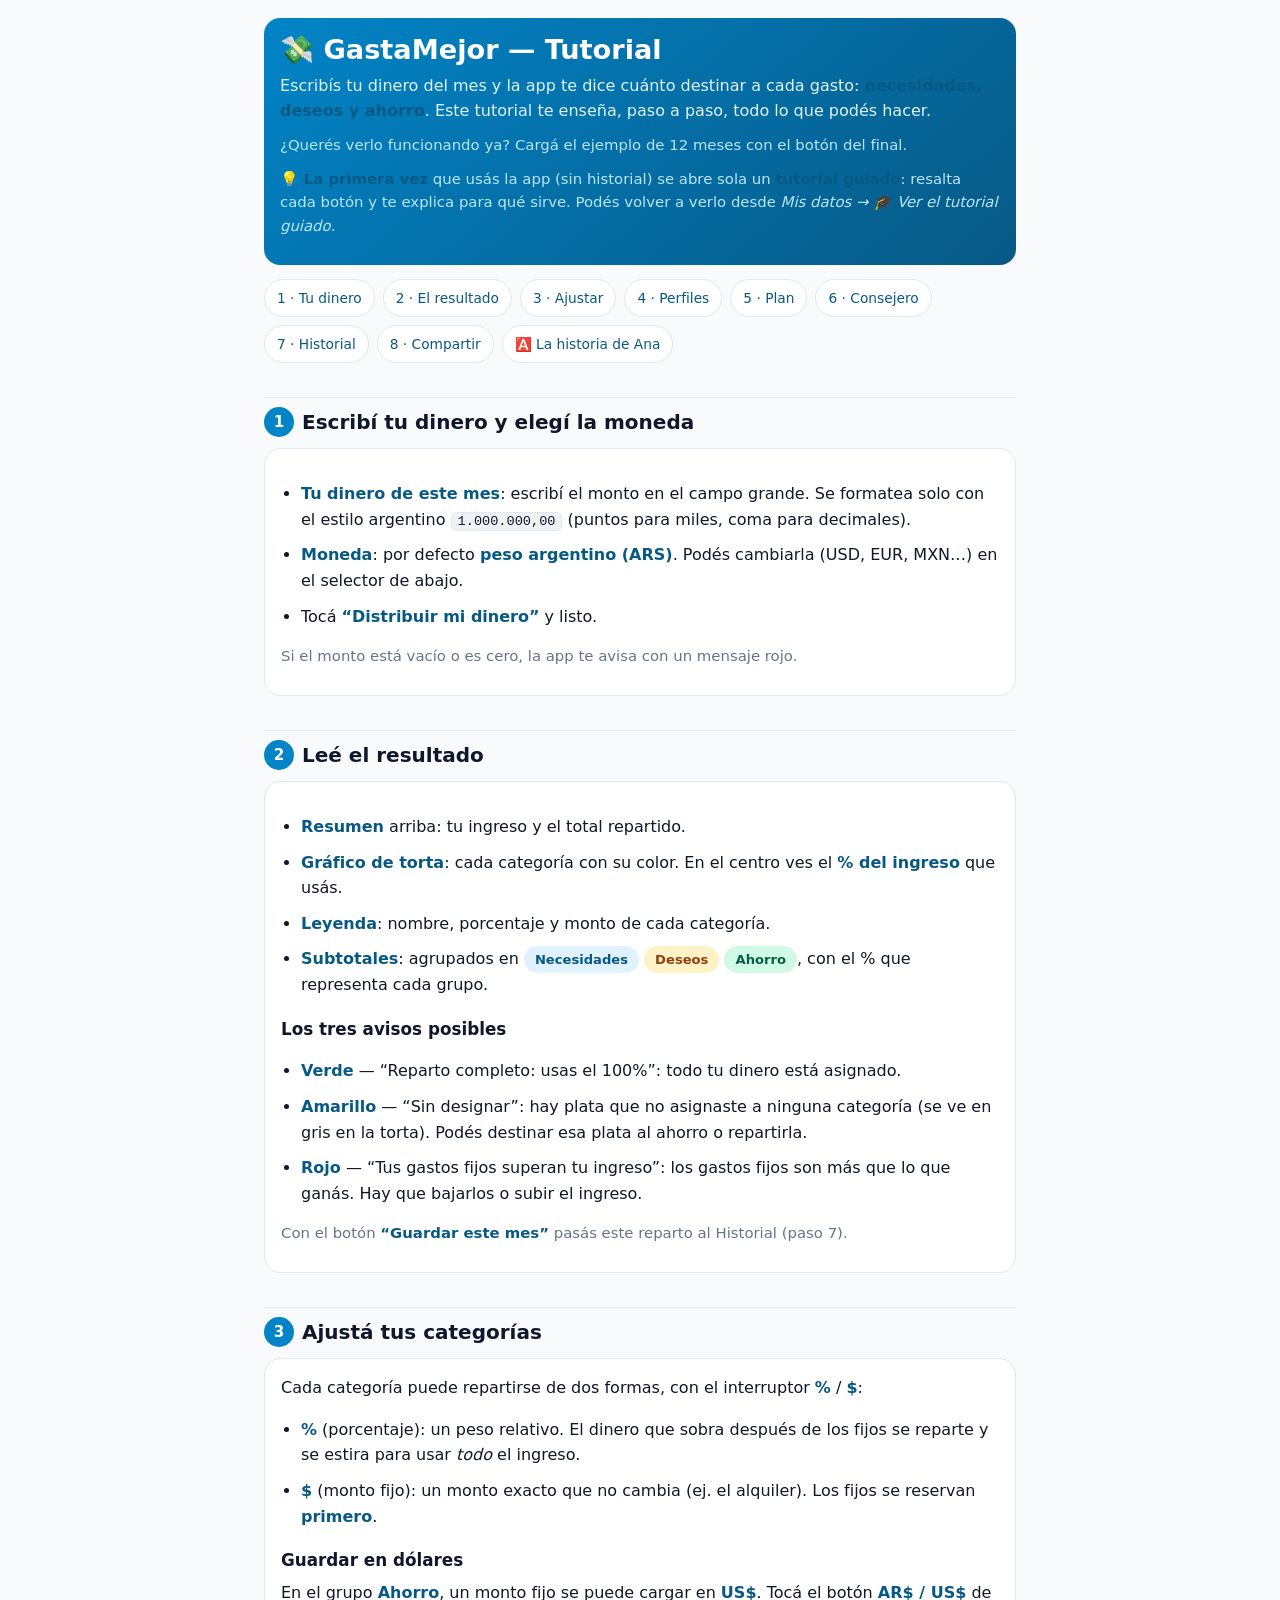
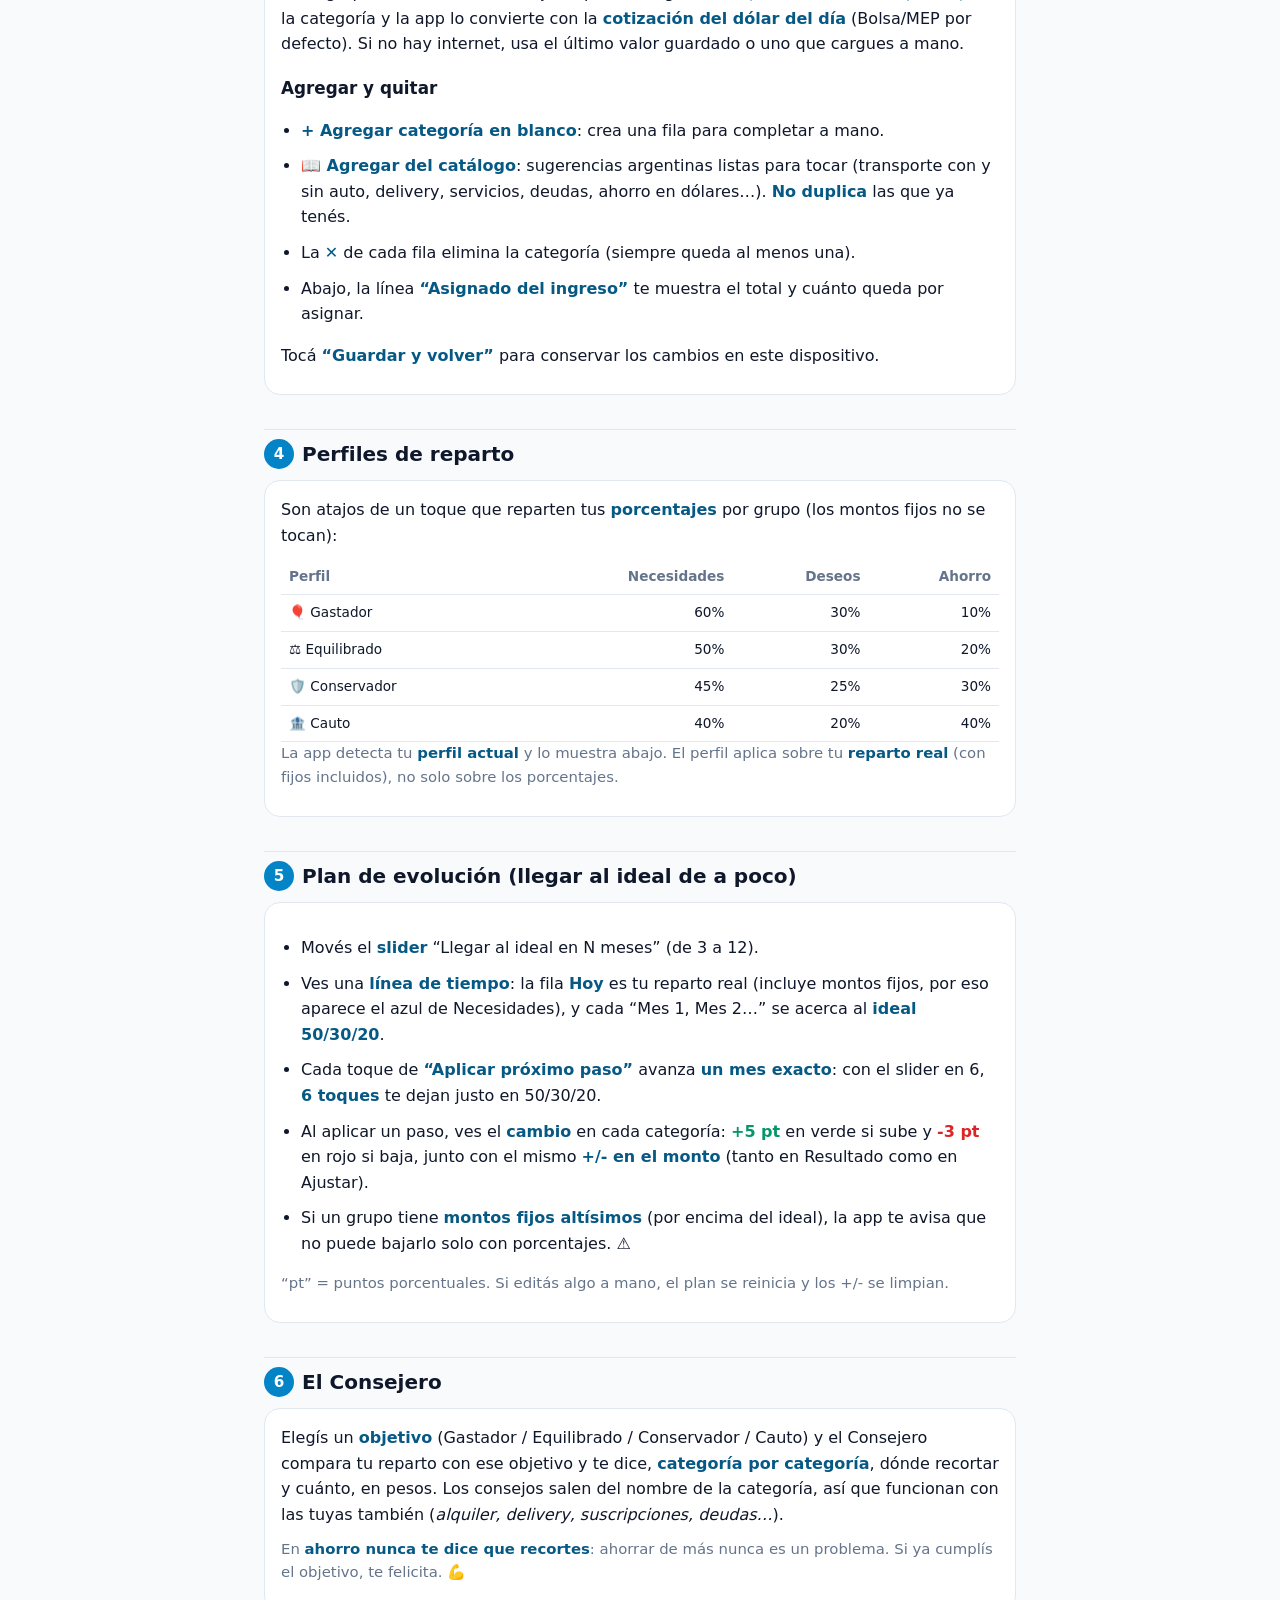
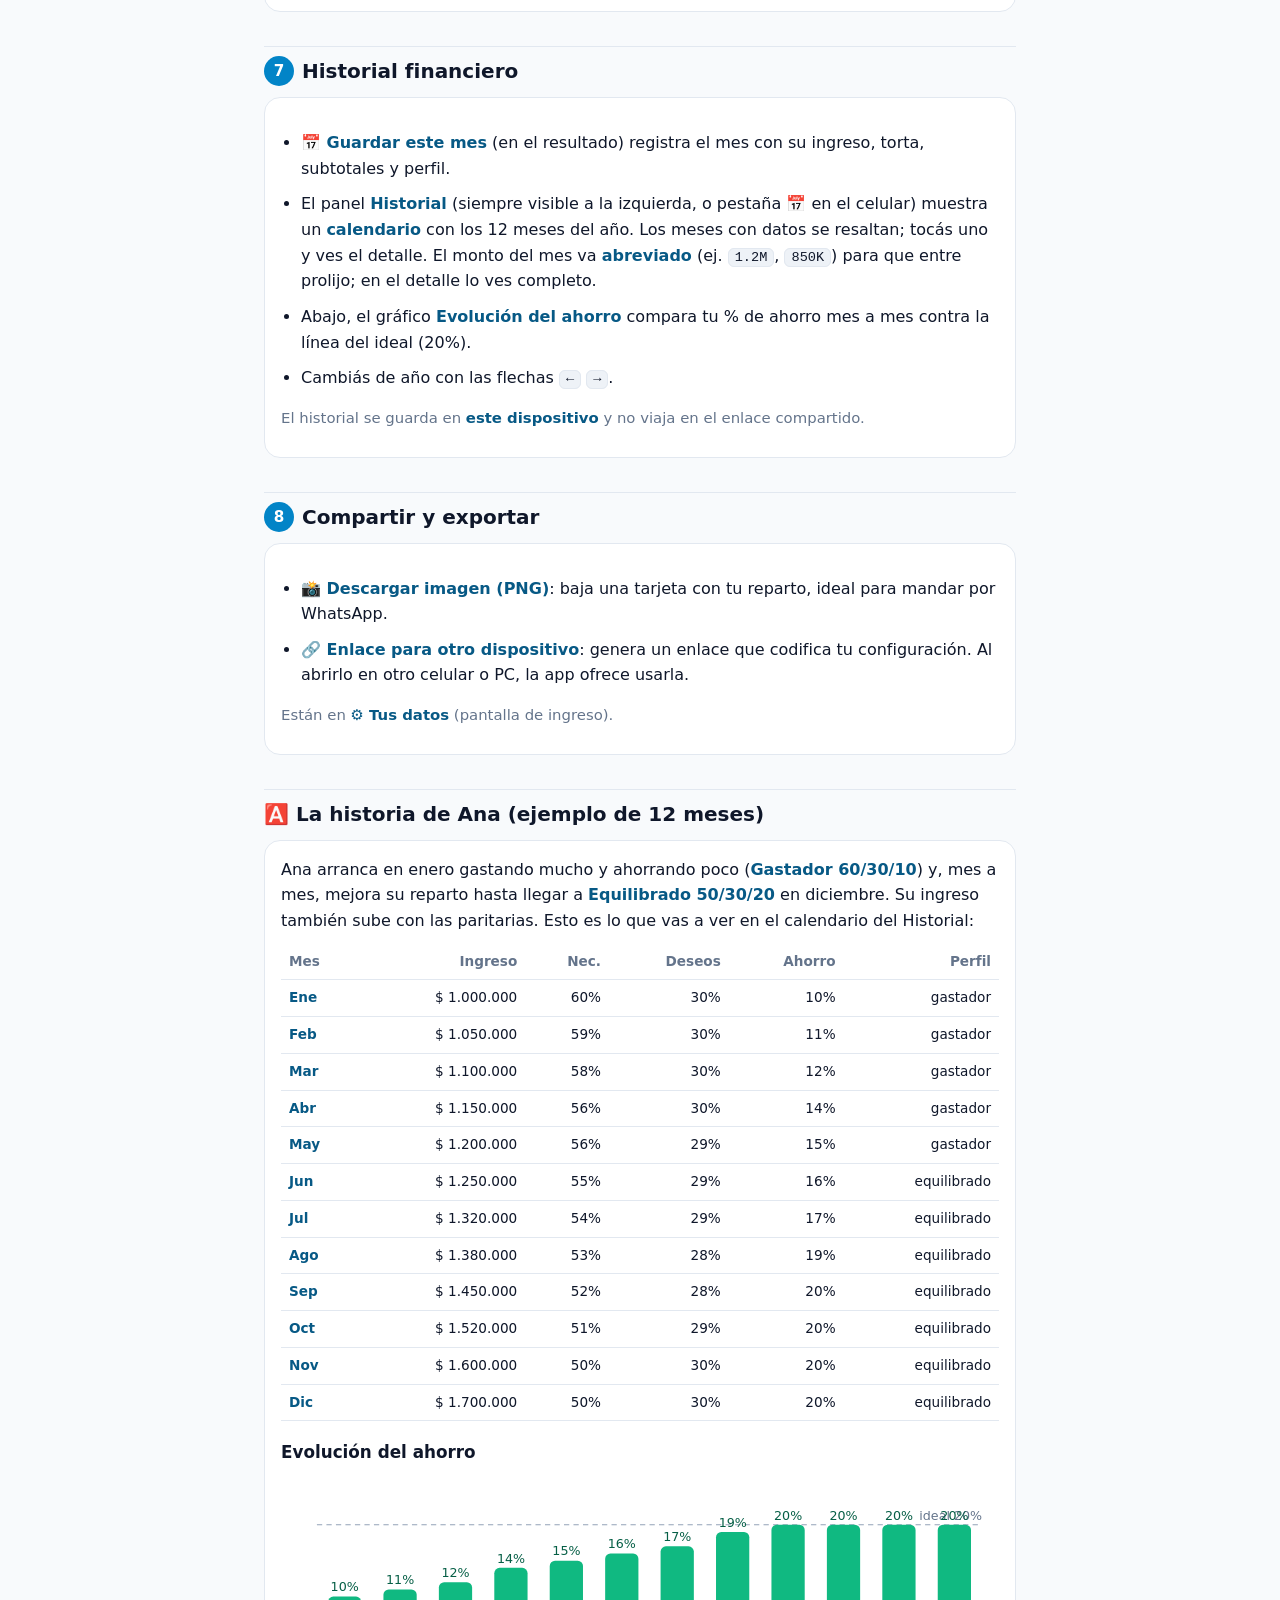
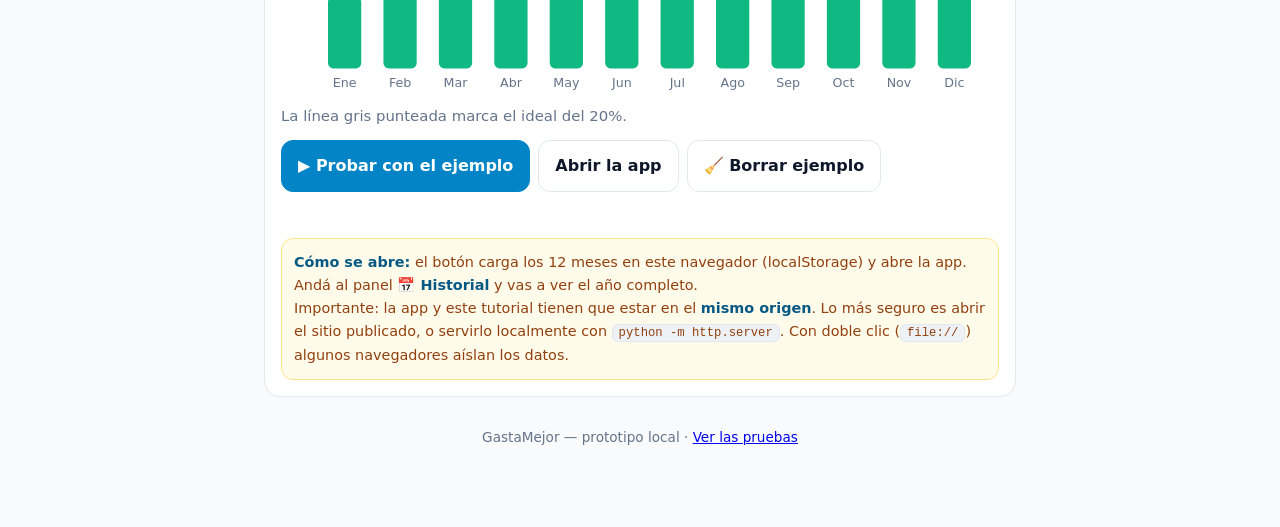
<file: tutorial.html>
<!DOCTYPE html>
<html lang="es">
<head>
<meta charset="UTF-8">
<meta name="viewport" content="width=device-width, initial-scale=1, viewport-fit=cover">
<meta name="theme-color" content="#0284c7">
<title>GastaMejor — Tutorial</title>
<style>
  :root {
    --tinta: #0f172a; --gris: #64748b; --linea: #e2e8f0; --fondo: #f8fafc;
    --azul: #0284c7; --azul-osc: #075985; --necesidad: #0284c7; --deseo: #d97706;
    --ahorro: #10b981; --rojo: #dc2626; --verde: #059669; --radio: 16px;
  }
  * { box-sizing: border-box; }
  html { scroll-behavior: smooth; }
  body {
    margin: 0; background: var(--fondo); color: var(--tinta);
    font: 16px/1.6 system-ui, -apple-system, "Segoe UI", Roboto, sans-serif;
    -webkit-text-size-adjust: 100%;
  }
  .contenedor { max-width: 780px; margin: 0 auto; padding: 18px 14px 80px; }
  h1 { font-size: 1.7rem; line-height: 1.2; margin: 0 0 6px; }
  h2 { font-size: 1.25rem; margin: 34px 0 10px; padding-top: 8px; border-top: 1px solid var(--linea); }
  h3 { font-size: 1.05rem; margin: 18px 0 6px; }
  p, li { margin: 0 0 10px; }
  ul, ol { padding-left: 20px; }
  .nota { color: var(--gris); font-size: .93rem; }
  strong { color: var(--azul-osc); }
  .tarjeta { background: #fff; border: 1px solid var(--linea); border-radius: var(--radio); padding: 16px; margin-bottom: 14px; }
  .hero { background: linear-gradient(140deg, #0284c7, #075985); color: #fff; border: 0; }
  .hero h1 { color: #fff; }
  .hero p { color: #e0f2fe; }
  .hero .nota { color: #bae6fd; }
  .nav { display: flex; flex-wrap: wrap; gap: 8px; margin: 14px 0; }
  .nav a { font-size: .86rem; text-decoration: none; color: var(--azul-osc); background: #fff; border: 1px solid var(--linea); border-radius: 999px; padding: 7px 12px; }
  .botones { display: flex; gap: 8px; flex-wrap: wrap; margin: 12px 0; }
  button, .btn {
    font: inherit; cursor: pointer; border-radius: 12px; border: 1px solid var(--linea);
    background: #fff; color: var(--tinta); padding: 12px 16px; min-height: 48px;
    text-decoration: none; display: inline-flex; align-items: center; gap: 8px; font-weight: 600;
  }
  button.primario, .btn.primario { background: var(--azul); border-color: var(--azul); color: #fff; }
  button:hover, .btn:hover { filter: brightness(.97); }
  .paso { display: inline-flex; align-items: center; justify-content: center; width: 30px; height: 30px; border-radius: 50%; background: var(--azul); color: #fff; font-weight: 700; font-size: .95rem; margin-right: 8px; flex: 0 0 auto; }
  .fila-paso { display: flex; align-items: center; }
  table { border-collapse: collapse; width: 100%; font-size: .85rem; }
  th, td { text-align: right; padding: 7px 8px; border-bottom: 1px solid var(--linea); white-space: nowrap; }
  th:first-child, td:first-child { text-align: left; }
  thead th { color: var(--gris); }
  .tabla-scroll { overflow-x: auto; -webkit-overflow-scrolling: touch; }
  .chips { display: flex; gap: 8px; flex-wrap: wrap; }
  .chip { font-size: .82rem; padding: 6px 11px; border-radius: 999px; font-weight: 600; }
  .chip.n { background: #e0f2fe; color: #075985; }
  .chip.d { background: #fef3c7; color: #92400e; }
  .chip.a { background: #d1fae5; color: #065f46; }
  .estado-msg { font-weight: 600; color: var(--azul); min-height: 1.5em; }
  .aviso { background: #fffbeb; border: 1px solid #fde68a; color: #92400e; border-radius: 12px; padding: 12px; font-size: .9rem; }
  .kbd { font-family: ui-monospace, Consolas, monospace; background: #eef2f7; border: 1px solid var(--linea); border-radius: 6px; padding: 1px 6px; font-size: .85em; }
  svg.mini { width: 100%; height: auto; display: block; }
  footer { color: var(--gris); font-size: .85rem; text-align: center; margin-top: 30px; }
</style>
</head>
<body>
<div class="contenedor">

  <div class="tarjeta hero">
    <h1>💸 GastaMejor — Tutorial</h1>
    <p>Escribís tu dinero del mes y la app te dice cuánto destinar a cada gasto: <strong>necesidades, deseos y ahorro</strong>. Este tutorial te enseña, paso a paso, todo lo que podés hacer.</p>
    <p class="nota">¿Querés verlo funcionando ya? Cargá el ejemplo de 12 meses con el botón del final.</p>
    <p class="nota">💡 <strong>La primera vez</strong> que usás la app (sin historial) se abre sola un <strong>tutorial guiado</strong>: resalta cada botón y te explica para qué sirve. Podés volver a verlo desde <em>Mis datos → 🎓 Ver el tutorial guiado</em>.</p>
  </div>

  <div class="nav">
    <a href="#p1">1 · Tu dinero</a>
    <a href="#p2">2 · El resultado</a>
    <a href="#p3">3 · Ajustar</a>
    <a href="#p4">4 · Perfiles</a>
    <a href="#p5">5 · Plan</a>
    <a href="#p6">6 · Consejero</a>
    <a href="#p7">7 · Historial</a>
    <a href="#p8">8 · Compartir</a>
    <a href="#historia">🅰️ La historia de Ana</a>
  </div>

  <h2 id="p1"><span class="fila-paso"><span class="paso">1</span> Escribí tu dinero y elegí la moneda</span></h2>
  <div class="tarjeta">
    <ul>
      <li><strong>Tu dinero de este mes</strong>: escribí el monto en el campo grande. Se formatea solo con el estilo argentino <span class="kbd">1.000.000,00</span> (puntos para miles, coma para decimales).</li>
      <li><strong>Moneda</strong>: por defecto <strong>peso argentino (ARS)</strong>. Podés cambiarla (USD, EUR, MXN…) en el selector de abajo.</li>
      <li>Tocá <strong>“Distribuir mi dinero”</strong> y listo.</li>
    </ul>
    <p class="nota">Si el monto está vacío o es cero, la app te avisa con un mensaje rojo.</p>
  </div>

  <h2 id="p2"><span class="fila-paso"><span class="paso">2</span> Leé el resultado</span></h2>
  <div class="tarjeta">
    <ul>
      <li><strong>Resumen</strong> arriba: tu ingreso y el total repartido.</li>
      <li><strong>Gráfico de torta</strong>: cada categoría con su color. En el centro ves el <strong>% del ingreso</strong> que usás.</li>
      <li><strong>Leyenda</strong>: nombre, porcentaje y monto de cada categoría.</li>
      <li><strong>Subtotales</strong>: agrupados en <span class="chip n">Necesidades</span> <span class="chip d">Deseos</span> <span class="chip a">Ahorro</span>, con el % que representa cada grupo.</li>
    </ul>
    <h3>Los tres avisos posibles</h3>
    <ul>
      <li><strong>Verde</strong> — “Reparto completo: usas el 100%”: todo tu dinero está asignado.</li>
      <li><strong>Amarillo</strong> — “Sin designar”: hay plata que no asignaste a ninguna categoría (se ve en gris en la torta). Podés destinar esa plata al ahorro o repartirla.</li>
      <li><strong>Rojo</strong> — “Tus gastos fijos superan tu ingreso”: los gastos fijos son más que lo que ganás. Hay que bajarlos o subir el ingreso.</li>
    </ul>
    <p class="nota">Con el botón <strong>“Guardar este mes”</strong> pasás este reparto al Historial (paso 7).</p>
  </div>

  <h2 id="p3"><span class="fila-paso"><span class="paso">3</span> Ajustá tus categorías</span></h2>
  <div class="tarjeta">
    <p>Cada categoría puede repartirse de dos formas, con el interruptor <strong>%</strong> / <strong>$</strong>:</p>
    <ul>
      <li><strong>%</strong> (porcentaje): un peso relativo. El dinero que sobra después de los fijos se reparte y se estira para usar <em>todo</em> el ingreso.</li>
      <li><strong>$</strong> (monto fijo): un monto exacto que no cambia (ej. el alquiler). Los fijos se reservan <strong>primero</strong>.</li>
    </ul>
    <h3>Guardar en dólares</h3>
    <p>En el grupo <strong>Ahorro</strong>, un monto fijo se puede cargar en <strong>US$</strong>. Tocá el botón <strong>AR$ / US$</strong> de la categoría y la app lo convierte con la <strong>cotización del dólar del día</strong> (Bolsa/MEP por defecto). Si no hay internet, usa el último valor guardado o uno que cargues a mano.</p>
    <h3>Agregar y quitar</h3>
    <ul>
      <li><strong>+ Agregar categoría en blanco</strong>: crea una fila para completar a mano.</li>
      <li><strong>📖 Agregar del catálogo</strong>: sugerencias argentinas listas para tocar (transporte con y sin auto, delivery, servicios, deudas, ahorro en dólares…). <strong>No duplica</strong> las que ya tenés.</li>
      <li>La <strong>✕</strong> de cada fila elimina la categoría (siempre queda al menos una).</li>
      <li>Abajo, la línea <strong>“Asignado del ingreso”</strong> te muestra el total y cuánto queda por asignar.</li>
    </ul>
    <p>Tocá <strong>“Guardar y volver”</strong> para conservar los cambios en este dispositivo.</p>
  </div>

  <h2 id="p4"><span class="fila-paso"><span class="paso">4</span> Perfiles de reparto</span></h2>
  <div class="tarjeta">
    <p>Son atajos de un toque que reparten tus <strong>porcentajes</strong> por grupo (los montos fijos no se tocan):</p>
    <div class="tabla-scroll">
      <table>
        <thead><tr><th>Perfil</th><th>Necesidades</th><th>Deseos</th><th>Ahorro</th></tr></thead>
        <tbody>
          <tr><td>🎈 Gastador</td><td>60%</td><td>30%</td><td>10%</td></tr>
          <tr><td>⚖️ Equilibrado</td><td>50%</td><td>30%</td><td>20%</td></tr>
          <tr><td>🛡️ Conservador</td><td>45%</td><td>25%</td><td>30%</td></tr>
          <tr><td>🏦 Cauto</td><td>40%</td><td>20%</td><td>40%</td></tr>
        </tbody>
      </table>
    </div>
    <p class="nota">La app detecta tu <strong>perfil actual</strong> y lo muestra abajo. El perfil aplica sobre tu <strong>reparto real</strong> (con fijos incluidos), no solo sobre los porcentajes.</p>
  </div>

  <h2 id="p5"><span class="fila-paso"><span class="paso">5</span> Plan de evolución (llegar al ideal de a poco)</span></h2>
  <div class="tarjeta">
    <ul>
      <li>Movés el <strong>slider</strong> “Llegar al ideal en N meses” (de 3 a 12).</li>
      <li>Ves una <strong>línea de tiempo</strong>: la fila <strong>Hoy</strong> es tu reparto real (incluye montos fijos, por eso aparece el azul de Necesidades), y cada “Mes 1, Mes 2…” se acerca al <strong>ideal 50/30/20</strong>.</li>
      <li>Cada toque de <strong>“Aplicar próximo paso”</strong> avanza <strong>un mes exacto</strong>: con el slider en 6, <strong>6 toques</strong> te dejan justo en 50/30/20.</li>
      <li>Al aplicar un paso, ves el <strong>cambio</strong> en cada categoría: <span style="color:#059669;font-weight:700">+5 pt</span> en verde si sube y <span style="color:#dc2626;font-weight:700">-3 pt</span> en rojo si baja, junto con el mismo <strong>+/- en el monto</strong> (tanto en Resultado como en Ajustar).</li>
      <li>Si un grupo tiene <strong>montos fijos altísimos</strong> (por encima del ideal), la app te avisa que no puede bajarlo solo con porcentajes. ⚠️</li>
    </ul>
    <p class="nota">“pt” = puntos porcentuales. Si editás algo a mano, el plan se reinicia y los +/- se limpian.</p>
  </div>

  <h2 id="p6"><span class="fila-paso"><span class="paso">6</span> El Consejero</span></h2>
  <div class="tarjeta">
    <p>Elegís un <strong>objetivo</strong> (Gastador / Equilibrado / Conservador / Cauto) y el Consejero compara tu reparto con ese objetivo y te dice, <strong>categoría por categoría</strong>, dónde recortar y cuánto, en pesos. Los consejos salen del nombre de la categoría, así que funcionan con las tuyas también (<em>alquiler, delivery, suscripciones, deudas…</em>).</p>
    <p class="nota">En <strong>ahorro nunca te dice que recortes</strong>: ahorrar de más nunca es un problema. Si ya cumplís el objetivo, te felicita. 💪</p>
  </div>

  <h2 id="p7"><span class="fila-paso"><span class="paso">7</span> Historial financiero</span></h2>
  <div class="tarjeta">
    <ul>
      <li><strong>📅 Guardar este mes</strong> (en el resultado) registra el mes con su ingreso, torta, subtotales y perfil.</li>
      <li>El panel <strong>Historial</strong> (siempre visible a la izquierda, o pestaña 📅 en el celular) muestra un <strong>calendario</strong> con los 12 meses del año. Los meses con datos se resaltan; tocás uno y ves el detalle. El monto del mes va <strong>abreviado</strong> (ej. <span class="kbd">1.2M</span>, <span class="kbd">850K</span>) para que entre prolijo; en el detalle lo ves completo.</li>
      <li>Abajo, el gráfico <strong>Evolución del ahorro</strong> compara tu % de ahorro mes a mes contra la línea del ideal (20%).</li>
      <li>Cambiás de año con las flechas <span class="kbd">←</span> <span class="kbd">→</span>.</li>
    </ul>
    <p class="nota">El historial se guarda en <strong>este dispositivo</strong> y no viaja en el enlace compartido.</p>
  </div>

  <h2 id="p8"><span class="fila-paso"><span class="paso">8</span> Compartir y exportar</span></h2>
  <div class="tarjeta">
    <ul>
      <li><strong>📸 Descargar imagen (PNG)</strong>: baja una tarjeta con tu reparto, ideal para mandar por WhatsApp.</li>
      <li><strong>🔗 Enlace para otro dispositivo</strong>: genera un enlace que codifica tu configuración. Al abrirlo en otro celular o PC, la app ofrece usarla.</li>
    </ul>
    <p class="nota">Están en <strong>⚙️ Tus datos</strong> (pantalla de ingreso).</p>
  </div>

  <h2 id="historia">🅰️ La historia de Ana (ejemplo de 12 meses)</h2>
  <div class="tarjeta">
    <p>Ana arranca en enero gastando mucho y ahorrando poco (<strong>Gastador 60/30/10</strong>) y, mes a mes, mejora su reparto hasta llegar a <strong>Equilibrado 50/30/20</strong> en diciembre. Su ingreso también sube con las paritarias. Esto es lo que vas a ver en el calendario del Historial:</p>
    <div class="tabla-scroll">
      <table id="tabla-historia">
        <thead><tr><th>Mes</th><th>Ingreso</th><th>Nec.</th><th>Deseos</th><th>Ahorro</th><th>Perfil</th></tr></thead>
        <tbody></tbody>
      </table>
    </div>
    <h3>Evolución del ahorro</h3>
    <div id="mini-evolucion"></div>
    <p class="nota">La línea gris punteada marca el ideal del 20%.</p>

    <div class="botones">
      <button id="btn-probar" class="primario" type="button">▶️ Probar con el ejemplo</button>
      <a class="btn" href="index.html">Abrir la app</a>
      <button id="btn-borrar" type="button">🧹 Borrar ejemplo</button>
    </div>
    <p id="estado-msg" class="estado-msg" role="status"></p>

    <div class="aviso">
      <strong>Cómo se abre:</strong> el botón carga los 12 meses en este navegador (localStorage) y abre la app. Andá al panel <strong>📅 Historial</strong> y vas a ver el año completo.
      <br>Importante: la app y este tutorial tienen que estar en el <strong>mismo origen</strong>. Lo más seguro es abrir el sitio publicado, o servirlo localmente con <span class="kbd">python -m http.server</span>. Con doble clic (<span class="kbd">file://</span>) algunos navegadores aíslan los datos.
    </div>
  </div>

  <footer>
    GastaMejor — prototipo local · <a href="pruebas.html">Ver las pruebas</a>
  </footer>
</div>

<script src="datos-ejemplo.js"></script>
<script>
(function () {
  "use strict";

  var meses = ["Ene", "Feb", "Mar", "Abr", "May", "Jun", "Jul", "Ago", "Sep", "Oct", "Nov", "Dic"];
  var lista = window.EJEMPLO_PROGRESO || [];
  var cont = document.querySelector("#tabla-historia tbody");
  var fmt = function (n) {
    return new Intl.NumberFormat("es-AR", { style: "currency", currency: "ARS", maximumFractionDigits: 0 }).format(n);
  };

  lista.forEach(function (r) {
    var tr = document.createElement("tr");
    tr.innerHTML =
      "<td><strong>" + esc(meses[Number(r.mes.slice(5, 7)) - 1]) + "</strong></td>" +
      "<td>" + esc(fmt(r.monto)) + "</td>" +
      "<td>" + r.pctGrupos.necesidad + "%</td>" +
      "<td>" + r.pctGrupos.deseo + "%</td>" +
      "<td>" + r.pctGrupos.ahorro + "%</td>" +
      "<td>" + esc(r.perfil || "—") + "</td>";
    cont.appendChild(tr);
  });

  function esc(s) {
    return String(s).replace(/[&<>"']/g, function (c) {
      return { "&": "&amp;", "<": "&lt;", ">": "&gt;", '"': "&quot;", "'": "&#39;" }[c];
    });
  }

  /* Mini gráfico de barras: % de ahorro por mes + línea del ideal. */
  (function dibujar() {
    if (!lista.length) return;
    var W = 680, H = 220, ml = 34, mr = 16, mt = 16, mb = 34;
    var anchoUtil = W - ml - mr;
    var altoUtil = H - mt - mb;
    var maxY = 25;
    var paso = anchoUtil / lista.length;
    var anchoBarra = Math.min(40, paso * 0.6);
    var barras = "";
    lista.forEach(function (r, i) {
      var pct = Math.max(0, Math.min(maxY, r.pctGrupos.ahorro));
      var h = (pct / maxY) * altoUtil;
      var x = ml + i * paso + (paso - anchoBarra) / 2;
      var y = mt + altoUtil - h;
      barras += '<rect x="' + x.toFixed(1) + '" y="' + y.toFixed(1) + '" width="' + anchoBarra.toFixed(1) +
        '" height="' + h.toFixed(1) + '" rx="5" fill="#10b981"></rect>';
      barras += '<text x="' + (x + anchoBarra / 2).toFixed(1) + '" y="' + (y - 5).toFixed(1) +
        '" text-anchor="middle" font-size="12" fill="#065f46">' + pct + "%</text>";
      barras += '<text x="' + (x + anchoBarra / 2).toFixed(1) + '" y="' + (H - mb + 18) +
        '" text-anchor="middle" font-size="12" fill="#64748b">' + meses[i] + "</text>";
    });
    var yIdeal = mt + altoUtil - (20 / maxY) * altoUtil;
    var linea = '<line x1="' + ml + '" y1="' + yIdeal.toFixed(1) + '" x2="' + (W - mr) + '" y2="' + yIdeal.toFixed(1) +
      '" stroke="#94a3b8" stroke-dasharray="5 4"></line>' +
      '<text x="' + (W - mr) + '" y="' + (yIdeal - 5).toFixed(1) + '" text-anchor="end" font-size="12" fill="#64748b">ideal 20%</text>';
    document.querySelector("#mini-evolucion").innerHTML =
      '<svg class="mini" viewBox="0 0 ' + W + " " + H + '" role="img" aria-label="Evolución del ahorro mes a mes">' + linea + barras + "</svg>";
  })();

  var msg = document.querySelector("#estado-msg");
  document.querySelector("#btn-probar").addEventListener("click", function () {
    var n = typeof window.cargarEjemplo === "function" ? window.cargarEjemplo() : 0;
    msg.textContent = "✅ Ejemplo cargado (" + n + " meses). Abriendo la app…";
    setTimeout(function () { window.location.href = "index.html"; }, 700);
  });
  document.querySelector("#btn-borrar").addEventListener("click", function () {
    if (typeof window.borrarEjemplo === "function") window.borrarEjemplo();
    msg.textContent = "🧹 Ejemplo borrado de este navegador.";
  });
})();
</script>
</body>
</html>
</file>
<file: styles.css>
/* ============================================================
   GastaMejor — Sistema de diseño (mobile-first)
   Tokens en :root. Paleta: dinero/calma + neutros + alerta.
   ============================================================ */

:root {
  /* Paleta base */
  --fondo: #f1f5f9;            /* gris muy claro */
  --tarjeta: #ffffff;
  --texto: #0f172a;            /* azul pizarra oscuro */
  --texto-suave: #64748b;
  --borde: #e2e8f0;

  /* Verde dinero (accion principal) */
  --primario: #10b981;
  --primario-oscuro: #047857;
  --primario-suave: #d1fae5;

  /* Alertas y mensajes */
  --alerta: #dc2626;
  --alerta-suave: #fee2e2;

  /* Colores por grupo de gasto */
  --necesidad: #0284c7;        /* azul  */
  --deseo: #d97706;            /* ambar */
  --ahorro: #059669;           /* verde */

  /* Formas */
  --radio: 16px;
  --radio-chico: 10px;
  --sombra: 0 4px 16px rgba(15, 23, 42, 0.08);
  --borde-suave: 1px solid var(--borde);

  /* Medidas */
  --espacio: 16px;
  --tactil: 48px;              /* botones tactiles (Apple/Android) */
}

* { box-sizing: border-box; }

/* Garantiza que [hidden] oculte SIEMPRE, aunque otra regla use display. */
[hidden] { display: none !important; }

html, body { margin: 0; padding: 0; }

body {
  font-family: system-ui, -apple-system, "Segoe UI", Roboto, "Helvetica Neue", sans-serif;
  background: var(--fondo);
  color: var(--texto);
  font-size: 16px;
  line-height: 1.5;
  -webkit-font-smoothing: antialiased;
  text-rendering: optimizeLegibility;
}

.contenedor {
  max-width: 480px;
  margin: 0 auto;
  padding: var(--espacio) var(--espacio) calc(var(--espacio) * 2 + env(safe-area-inset-bottom));
}

/* ---------- Encabezado ---------- */
.encabezado {
  display: flex;
  align-items: center;
  gap: 10px;
  padding: 8px 0 var(--espacio);
}

.logo {
  font-size: 26px;
  font-weight: 800;
  margin: 0;
  display: flex;
  align-items: center;
  gap: 10px;
}

.logo-imagen {
  width: 44px;
  height: 44px;
  flex: none;
  border-radius: 10px;
  object-fit: contain;
}

.btn-atras {
  width: var(--tactil);
  height: var(--tactil);
  border: none;
  border-radius: 50%;
  background: var(--tarjeta);
  box-shadow: var(--sombra);
  font-size: 20px;
  cursor: pointer;
  color: var(--texto);
  flex: none;
}

/* ---------- Tarjetas y textos ---------- */
.tarjeta {
  background: var(--tarjeta);
  border: var(--borde-suave);
  border-radius: var(--radio);
  box-shadow: var(--sombra);
  padding: 20px;
}

.sub-lema {
  font-size: 19px;
  font-weight: 600;
  margin: 0 0 var(--espacio);
  color: var(--texto);
}

.titulo-seccion {
  font-size: 20px;
  margin: 0 0 6px;
}

.nota {
  color: var(--texto-suave);
  font-size: 14px;
  margin: 12px 4px 0;
}

.etiqueta {
  display: block;
  color: var(--texto-suave);
  font-size: 14px;
  margin-bottom: 8px;
}

.error {
  color: var(--alerta);
  font-size: 14px;
  margin: 8px 0 0;
}

/* ---------- Campo de monto ---------- */
.campo-monto {
  display: flex;
  align-items: center;
  border: 2px solid var(--borde);
  border-radius: var(--radio-chico);
  padding: 4px 14px;
  background: var(--fondo);
}

.campo-monto:focus-within {
  border-color: var(--primario);
  background: var(--tarjeta);
}

.simbolo {
  font-size: 28px;
  font-weight: 700;
  color: var(--texto-suave);
  margin-right: 8px;
}

.input-monto {
  flex: 1;
  border: none;
  background: transparent;
  font-size: 34px;
  font-weight: 800;
  color: var(--texto);
  min-height: 52px;
  outline: none;
  width: 100%;
}

.input-monto::placeholder { color: #cbd5e1; }

/* ---------- Botones ---------- */
.btn-primario,
.btn-secundario {
  width: 100%;
  min-height: var(--tactil);
  border-radius: 14px;
  font-size: 17px;
  font-weight: 700;
  cursor: pointer;
  margin-top: var(--espacio);
  border: none;
  transition: transform 0.05s ease, opacity 0.15s ease;
}

.btn-primario {
  background: var(--primario);
  color: #ffffff;
  box-shadow: 0 6px 16px rgba(16, 185, 129, 0.35);
}

.btn-primario:active { transform: scale(0.98); }

.btn-secundario {
  background: var(--tarjeta);
  color: var(--texto);
  border: var(--borde-suave);
}

.btn-ancho { margin-top: 12px; }

.acciones {
  display: grid;
  grid-template-columns: 1fr 1fr;
  gap: 12px;
}

.acciones .btn-primario,
.acciones .btn-secundario { margin-top: 16px; }

.acciones-columna .btn-secundario {
  margin-top: 10px;
  text-align: left;
  padding: 0 18px;
}

/* ---------- Resultado ---------- */
.tarjeta-resumen { margin-bottom: var(--espacio); }

.resumen-fila {
  display: flex;
  justify-content: space-between;
  align-items: baseline;
  padding: 4px 0;
}

.resumen-etiqueta { color: var(--texto-suave); font-size: 15px; }

.resumen-monto { font-size: 22px; font-weight: 800; }

.aviso {
  margin-top: 12px;
  padding: 10px 12px;
  border-radius: var(--radio-chico);
  font-size: 14px;
}

.aviso-ok { background: var(--primario-suave); color: var(--primario-oscuro); }
.aviso-error { background: var(--alerta-suave); color: var(--alerta); }
.aviso-aviso { background: #fef3c7; color: #92400e; }

.grupo { margin-bottom: var(--espacio); }

.grupo-titulo {
  display: flex;
  align-items: center;
  gap: 8px;
  font-size: 14px;
  font-weight: 700;
  text-transform: uppercase;
  letter-spacing: 0.04em;
  color: var(--texto-suave);
  margin: 0 0 8px 4px;
}

.grupo-titulo-texto { flex: 1; min-width: 0; }

.grupo-subtotal {
  font-size: 13px;
  font-weight: 800;
  white-space: nowrap;
  font-variant-numeric: tabular-nums;
  color: var(--texto-suave);
}
.grupo-subtotal-necesidad { color: var(--necesidad); }
.grupo-subtotal-deseo { color: var(--deseo); }
.grupo-subtotal-ahorro { color: var(--ahorro); }

.chip {
  width: 10px;
  height: 10px;
  border-radius: 50%;
  display: inline-block;
  flex: none;
}
.chip-necesidad { background: var(--necesidad); }
.chip-deseo { background: var(--deseo); }
.chip-ahorro { background: var(--ahorro); }

.fila {
  display: flex;
  align-items: center;
  gap: 10px;
  background: var(--tarjeta);
  border: var(--borde-suave);
  border-radius: 14px;
  padding: 14px 16px;
  margin-bottom: 8px;
}

.fila-info { flex: 1; display: flex; flex-direction: column; }

.fila-dot {
  width: 12px;
  height: 12px;
  border-radius: 50%;
  flex: none;
}

.fila-sin-designar {
  background: var(--fondo);
  border: 1px dashed var(--borde);
}

.fila-sin-designar .fila-nombre,
.fila-sin-designar .fila-monto { color: var(--texto-suave); }

.fila-nombre { font-weight: 600; }

.fila-pct { color: var(--texto-suave); font-size: 13px; }

.fila-monto { font-size: 17px; font-weight: 800; }

/* ---------- Grafico de torta ---------- */
.grafico {
  display: flex;
  flex-direction: column;
  align-items: center;
  gap: 14px;
  background: var(--tarjeta);
  border: var(--borde-suave);
  border-radius: var(--radio);
  box-shadow: var(--sombra);
  padding: 20px 16px;
  margin-bottom: var(--espacio);
}

.grafico-svg {
  width: 100%;
  max-width: 190px;
  height: auto;
  display: block;
  flex: none;
}

/* Leyenda de colores junto al grafico */
.grafico-leyenda {
  width: 100%;
  min-width: 0;
}

.grafico-leyenda-fila {
  display: flex;
  align-items: center;
  gap: 8px;
  padding: 3px 0;
  font-size: 13px;
}

.grafico-leyenda-dot {
  width: 10px;
  height: 10px;
  border-radius: 50%;
  flex: none;
}

.grafico-leyenda-nombre {
  flex: 1;
  min-width: 0;
  font-weight: 600;
  overflow: hidden;
  text-overflow: ellipsis;
  white-space: nowrap;
}

.grafico-leyenda-dato {
  color: var(--texto-suave);
  white-space: nowrap;
  font-variant-numeric: tabular-nums;
}

@media (min-width: 420px) {
  .grafico {
    flex-direction: row;
    justify-content: center;
    align-items: center;
  }

  .grafico-svg {
    width: 170px;
    max-width: 170px;
  }

  .grafico-leyenda {
    flex: 1;
    min-width: 0;
  }
}

.grafico-svg text {
  font-family: system-ui, -apple-system, "Segoe UI", Roboto, sans-serif;
}

.grafico-centro {
  font-size: 26px;
  font-weight: 800;
  fill: var(--texto);
}

.grafico-sub {
  font-size: 12px;
  fill: var(--texto-suave);
}

.grafico-exceso {
  border-color: var(--alerta);
  box-shadow: 0 4px 16px rgba(220, 38, 38, 0.18);
}

.grafico-exceso .grafico-centro { fill: var(--alerta); }
.grafico-exceso .grafico-sub { fill: var(--alerta); }

.grafico-incompleto .grafico-centro { fill: #92400e; }
.grafico-incompleto .grafico-sub { fill: #92400e; }

/* ---------- Consejero (reemplaza a las recomendaciones) ---------- */

/* ---------- Tablero: zonas siempre visibles ----------
   Escritorio: historial a la izquierda, reparto al centro y
   perfil + plan + consejero a la derecha. En el celular se ve una
   sola zona y se cambia con la barra de pestañas. */

.zona { min-width: 0; }

/* Barra inferior de pestañas (solo celular) */
.tabbar {
  position: fixed;
  left: 0;
  right: 0;
  bottom: 0;
  display: flex;
  background: var(--tarjeta);
  border-top: var(--borde-suave);
  padding: 4px 4px calc(4px + env(safe-area-inset-bottom));
  z-index: 15;
}

.tabbar-btn {
  flex: 1;
  display: flex;
  flex-direction: column;
  align-items: center;
  gap: 2px;
  border: none;
  background: none;
  color: var(--texto-suave);
  font-size: 12px;
  font-weight: 700;
  padding: 8px 4px;
  min-height: 52px;
  cursor: pointer;
}

.tabbar-ico { font-size: 20px; line-height: 1; }
.tabbar-btn.activo { color: var(--primario-oscuro); }

@media (max-width: 899px) {
  /* Solo se ve la zona de la pestaña activa. */
  .tablero[data-tab="reparto"] .zona:not(.zona-reparto),
  .tablero[data-tab="historial"] .zona:not(.zona-historial),
  .tablero[data-tab="perfil"] .zona:not(.zona-perfil) { display: none; }

  /* Deja lugar para la barra de pestañas. */
  .contenedor { padding-bottom: calc(88px + env(safe-area-inset-bottom)); }
  .pie { display: none; }
}

/* Escritorio: 2 columnas (reparto + historial | perfil). */
@media (min-width: 900px) {
  .tabbar { display: none; }
  .contenedor { max-width: 980px; }

  .tablero {
    display: grid;
    grid-template-columns: minmax(0, 1fr) 340px;
    gap: 20px;
    align-items: start;
  }

  .zona-reparto { grid-column: 1; grid-row: 1; }
  .zona-historial { grid-column: 1; grid-row: 2; }
  .zona-perfil { grid-column: 2; grid-row: 1 / span 2; position: sticky; top: 16px; }

  .zona-reparto .pantalla[data-pantalla="ingreso"],
  .zona-reparto .pantalla[data-pantalla="datos"] { max-width: 480px; margin: 0 auto; }

  .resultado-contenido { min-width: 0; }
}

/* Escritorio ancho: 3 columnas (historial | reparto | perfil). */
@media (min-width: 1200px) {
  .contenedor { max-width: 1360px; }

  .tablero { grid-template-columns: 300px minmax(0, 1fr) 340px; }
  .zona-historial { grid-column: 1; grid-row: 1; position: sticky; top: 16px; }
  .zona-reparto { grid-column: 2; grid-row: 1; }
  .zona-perfil { grid-column: 3; grid-row: 1; position: sticky; top: 16px; }
}

/* ---------- Ajustar categorias ---------- */
.fila-ajuste {
  background: var(--fondo);
  border-radius: 14px;
  padding: 12px;
  margin-bottom: 10px;
}

.ajuste-fila-nombre {
  display: flex;
  gap: 8px;
  align-items: center;
  margin-bottom: 8px;
}

.ajuste-nombre {
  flex: 1;
  width: 100%;
  border: 2px solid transparent;
  border-radius: var(--radio-chico);
  background: var(--tarjeta);
  font-size: 16px;
  padding: 10px 12px;
  min-height: 44px;
  outline: none;
}

.ajuste-nombre:focus { border-color: var(--primario); }
.ajuste-nombre.campo-vacio { border-color: var(--alerta); }

.ajuste-fila-controles {
  display: grid;
  grid-template-columns: auto 1fr 1.2fr;
  gap: 8px;
  align-items: center;
}

/* Interruptor % / $ */
.modo-picker {
  display: flex;
  border: 2px solid var(--borde);
  border-radius: var(--radio-chico);
  overflow: hidden;
  background: var(--tarjeta);
  min-height: 44px;
}

.modo-btn {
  border: none;
  background: transparent;
  font-size: 16px;
  font-weight: 800;
  color: var(--texto-suave);
  padding: 0 14px;
  cursor: pointer;
  min-height: 40px;
}

.modo-btn.activo {
  background: var(--primario);
  color: #ffffff;
}

.campo-pct { display: flex; align-items: center; gap: 6px; }

.ajuste-pct {
  width: 100%;
  min-width: 0;
  border: 2px solid transparent;
  border-radius: var(--radio-chico);
  background: var(--tarjeta);
  font-size: 16px;
  font-weight: 700;
  padding: 10px 8px;
  min-height: 44px;
  text-align: right;
  outline: none;
}

.ajuste-pct:focus { border-color: var(--primario); }
.pct-unidad { color: var(--texto-suave); font-weight: 700; }

.ajuste-grupo {
  border: 2px solid transparent;
  border-radius: var(--radio-chico);
  background: var(--tarjeta);
  font-size: 14px;
  padding: 10px 8px;
  min-height: 44px;
  outline: none;
  width: 100%;
}

.ajuste-grupo:focus { border-color: var(--primario); }

.derivado {
  font-size: 13px;
  color: var(--texto-suave);
  margin-top: 6px;
  min-height: 18px;
}

.btn-borrar {
  width: 44px;
  height: 44px;
  border: none;
  border-radius: 50%;
  background: var(--alerta-suave);
  color: var(--alerta);
  font-size: 16px;
  cursor: pointer;
  flex: none;
}

/* ---------- Suma de la distribucion ---------- */
.suma {
  padding: 14px 6px 4px;
  border-top: 1px dashed var(--borde);
  margin-top: 12px;
}

.suma-linea {
  display: flex;
  justify-content: space-between;
  align-items: center;
}

.suma-valor { font-size: 22px; color: var(--ahorro); }
.suma-valor.rojo { color: var(--alerta); }

.suma-restante {
  font-size: 13px;
  color: var(--texto-suave);
  margin-top: 4px;
}

.suma-detalle {
  font-size: 12px;
  color: var(--texto-suave);
  margin-top: 2px;
}

/* ---------- Catalogo de categorias ---------- */
.catalogo-grupo { margin-bottom: 14px; }

.catalogo-titulo {
  display: flex;
  align-items: center;
  gap: 8px;
  font-size: 13px;
  font-weight: 800;
  text-transform: uppercase;
  letter-spacing: 0.04em;
  color: var(--texto-suave);
  margin: 0 0 8px;
}

.catalogo-lista {
  display: flex;
  flex-wrap: wrap;
  gap: 8px;
}

.chip-catalogo {
  border: 2px solid var(--borde);
  background: var(--tarjeta);
  border-radius: 999px;
  font-size: 14px;
  font-weight: 600;
  color: var(--texto);
  padding: 10px 14px;
  cursor: pointer;
  min-height: 44px;
}

.chip-catalogo:active {
  border-color: var(--primario);
  background: var(--primario-suave);
}

.chip-catalogo small { color: var(--texto-suave); font-weight: 700; }

.modal-caja-catalogo {
  max-height: 70vh;
  overflow-y: auto;
  -webkit-overflow-scrolling: touch;
}

/* ---------- Select ---------- */
.select {
  width: 100%;
  min-height: var(--tactil);
  border: 2px solid var(--borde);
  border-radius: var(--radio-chico);
  background: var(--tarjeta);
  font-size: 16px;
  padding: 0 12px;
  outline: none;
  color: var(--texto);
}

.select:focus { border-color: var(--primario); }

/* ---------- Pie y navegacion ---------- */
.pie {
  display: flex;
  align-items: center;
  gap: 8px;
  justify-content: center;
  color: var(--texto-suave);
  font-size: 13px;
  margin-top: 24px;
}

.pie-enlace {
  border: none;
  background: none;
  color: var(--primario-oscuro);
  font-size: 13px;
  font-weight: 700;
  cursor: pointer;
  min-height: 36px;
  padding: 0 4px;
}

.pie-punto { opacity: 0.5; }

/* ---------- Boton flotante: reportar un problema ---------- */
.btn-reportar {
  position: fixed;
  right: 16px;
  bottom: calc(82px + env(safe-area-inset-bottom));
  display: inline-flex;
  align-items: center;
  gap: 7px;
  background: var(--primario);
  color: #ffffff;
  text-decoration: none;
  font-size: 14px;
  font-weight: 800;
  padding: 12px 16px;
  min-height: 48px;
  border-radius: 999px;
  box-shadow: var(--sombra);
  z-index: 9;
}
.btn-reportar:hover { filter: brightness(0.95); }
.btn-reportar-ico { font-size: 18px; line-height: 1; }

/* No tapar los modales abiertos (si el navegador soporta :has). */
body:has(.modal:not([hidden])) .btn-reportar { display: none; }

@media (max-width: 560px) {
  .btn-reportar {
    padding: 0;
    width: 52px;
    height: 52px;
    justify-content: center;
  }
  .btn-reportar-txt { display: none; }
}

@media (min-width: 900px) {
  .btn-reportar { bottom: 22px; right: 22px; }
}

/* ---------- Tour guiado de primera vez ---------- */
.tour {
  position: fixed;
  inset: 0;
  z-index: 100;
}

.tour[hidden] { display: none; }

.tour-foco {
  position: fixed;
  border-radius: 14px;
  border: 2px solid var(--primario);
  box-shadow: 0 0 0 9999px rgba(15, 23, 42, 0.66);
  pointer-events: none;
  transition: top 0.15s ease, left 0.15s ease, width 0.15s ease, height 0.15s ease;
}

.tour-globo {
  position: fixed;
  background: var(--tarjeta);
  color: var(--texto);
  border: var(--borde-suave);
  border-radius: 16px;
  padding: 16px;
  box-shadow: var(--sombra);
  z-index: 1;
}

.tour-flecha {
  position: absolute;
  top: -8px;
  left: 24px;
  width: 0;
  height: 0;
  border-left: 8px solid transparent;
  border-right: 8px solid transparent;
  border-bottom: 8px solid var(--tarjeta);
}

.tour-globo-abajo .tour-flecha {
  top: auto;
  bottom: -8px;
  border-bottom: none;
  border-top: 8px solid var(--tarjeta);
}

.tour-contador {
  display: inline-block;
  font-size: 12px;
  font-weight: 800;
  letter-spacing: 0.04em;
  text-transform: uppercase;
  color: var(--primario-oscuro);
  background: var(--primario-suave);
  border-radius: 999px;
  padding: 3px 10px;
  margin-bottom: 8px;
}

.tour-titulo { font-size: 18px; margin: 0 0 6px; }
.tour-texto { margin: 0 0 12px; font-size: 15px; }

.tour-acciones {
  display: flex;
  align-items: center;
  justify-content: space-between;
  gap: 10px;
}

.tour-nav { display: flex; gap: 8px; }

.tour-acciones .btn-primario,
.tour-acciones .btn-secundario {
  width: auto;
  margin-top: 0;
  min-height: 44px;
  font-size: 15px;
  padding: 0 16px;
}

.tour-acciones .btn-primario:disabled,
.tour-acciones .btn-secundario:disabled { opacity: 0.45; cursor: default; }

/* Enlace con apariencia de boton en "Tus datos" */
.acciones-columna .enlace-boton {
  display: flex;
  align-items: center;
  text-decoration: none;
}

/* ---------- Modal ---------- */
.modal {
  position: fixed;
  inset: 0;
  background: rgba(15, 23, 42, 0.5);
  display: flex;
  align-items: flex-end;
  justify-content: center;
  z-index: 10;
}

.modal-caja {
  background: var(--tarjeta);
  width: 100%;
  max-width: 480px;
  border-radius: 20px 20px 0 0;
  padding: 20px 16px calc(20px + env(safe-area-inset-bottom));
}

.enlace-texto {
  width: 100%;
  border: var(--borde-suave);
  border-radius: var(--radio-chico);
  font-family: ui-monospace, Consolas, monospace;
  font-size: 12px;
  padding: 10px;
  resize: none;
  outline: none;
  background: var(--fondo);
  color: var(--texto);
  margin-top: 10px;
}

.modal-acciones {
  display: grid;
  grid-template-columns: 1fr 1fr;
  gap: 12px;
  margin-top: 4px;
}

/* El boton "Compartir" (si el movil lo soporta) ocupa toda la fila. */
.modal-acciones #modal-compartir { grid-column: 1 / -1; }

/* ---------- Toast ---------- */
.toast {
  position: fixed;
  left: 50%;
  bottom: calc(24px + env(safe-area-inset-bottom));
  transform: translateX(-50%);
  background: var(--texto);
  color: #ffffff;
  font-size: 14px;
  font-weight: 600;
  padding: 12px 18px;
  border-radius: 999px;
  box-shadow: var(--sombra);
  z-index: 20;
  white-space: nowrap;
}

/* ---------- Monto en USD (ahorro) ---------- */
.moneda-monto {
  flex: none;
  border: 2px solid var(--borde);
  background: var(--tarjeta);
  border-radius: 999px;
  font-size: 13px;
  font-weight: 800;
  color: var(--texto-suave);
  padding: 6px 10px;
  cursor: pointer;
  min-height: 34px;
  white-space: nowrap;
}

.moneda-monto.usd {
  border-color: var(--ahorro);
  background: var(--primario-suave);
  color: var(--primario-oscuro);
}

.fila-monto-usd {
  display: block;
  font-size: 12px;
  font-weight: 700;
  color: var(--texto-suave);
  margin-top: 2px;
  font-variant-numeric: tabular-nums;
}

/* ---------- Cotización del dólar ---------- */
.cotizacion {
  background: var(--fondo);
  border: var(--borde-suave);
  border-radius: var(--radio-chico);
  padding: 12px;
  margin: 12px 0;
}

.cotizacion-fila {
  display: flex;
  align-items: center;
  gap: 8px;
}

.cotizacion-etiqueta {
  flex: none;
  font-size: 14px;
  font-weight: 700;
  color: var(--texto-suave);
}

.select-chico {
  flex: 1;
  min-width: 0;
  width: auto;
  min-height: 40px;
  padding: 0 8px;
  font-size: 14px;
}

.cotizacion-valor {
  font-size: 17px;
  font-weight: 800;
  white-space: nowrap;
  font-variant-numeric: tabular-nums;
}

.btn-refrescar {
  flex: none;
  width: 40px;
  height: 40px;
  border: var(--borde-suave);
  border-radius: 50%;
  background: var(--tarjeta);
  font-size: 18px;
  cursor: pointer;
  color: var(--texto);
}

.cotizacion-estado {
  font-size: 12px;
  color: var(--texto-suave);
  margin-top: 6px;
}

.cotizacion-manual { margin-top: 8px; }

.cotizacion-manual summary {
  font-size: 13px;
  font-weight: 700;
  color: var(--primario-oscuro);
  cursor: pointer;
}

.cotizacion-manual-fila {
  display: flex;
  gap: 8px;
  margin-top: 8px;
}

.cotizacion-input {
  flex: 1;
  min-width: 0;
  border: 2px solid var(--borde);
  border-radius: var(--radio-chico);
  background: var(--tarjeta);
  font-size: 16px;
  font-weight: 700;
  padding: 8px 10px;
  min-height: 44px;
  text-align: right;
  outline: none;
}

.cotizacion-input:focus { border-color: var(--primario); }

.btn-chico {
  width: auto;
  flex: none;
  margin-top: 0;
  min-height: 44px;
  font-size: 14px;
  padding: 0 14px;
}

.nota-cotizacion {
  margin-top: 12px;
  padding: 10px 12px;
  border-radius: var(--radio-chico);
  background: var(--fondo);
  border: var(--borde-suave);
  font-size: 13px;
  color: var(--texto-suave);
}

/* ---------- Accesos rapidos (pantalla de ingreso) ---------- */
.accesos {
  display: grid;
  grid-template-columns: 1fr;
  gap: 12px;
}

.accesos .btn-secundario { margin-top: 16px; font-size: 15px; padding: 0 8px; }

/* El boton de guardar el mes ocupa toda la fila. */
#btn-guardar-mes { grid-column: 1 / -1; }

/* ---------- Categorias agrupadas en Ajustar ---------- */
.ajuste-bloque { margin-bottom: 14px; }

.ajuste-bloque-titulo {
  display: flex;
  align-items: center;
  gap: 8px;
  font-size: 13px;
  font-weight: 800;
  text-transform: uppercase;
  letter-spacing: 0.04em;
  color: var(--texto-suave);
  margin: 0 0 8px 4px;
}

/* ---------- Perfiles de reparto ---------- */
.perfiles {
  display: flex;
  flex-direction: column;
  gap: 8px;
  margin-top: 12px;
}

.perfil-btn {
  display: flex;
  align-items: center;
  gap: 10px;
  width: 100%;
  text-align: left;
  cursor: pointer;
  background: var(--fondo);
  border: 2px solid var(--borde);
  border-radius: 12px;
  padding: 10px 12px;
  min-height: 52px;
  color: var(--texto);
}

.perfil-btn:hover { border-color: var(--primario); }
.perfil-btn:active { transform: scale(0.99); }

.perfil-emoji { font-size: 20px; flex: none; }

.perfil-info { display: flex; flex-direction: column; flex: none; min-width: 88px; }
.perfil-nombre { font-weight: 700; font-size: 14px; }
.perfil-pesos { font-size: 12px; color: var(--texto-suave); font-variant-numeric: tabular-nums; }

.perfil-barra {
  flex: 1;
  min-width: 0;
  display: flex;
  height: 10px;
  border-radius: 999px;
  overflow: hidden;
  background: var(--borde);
}

.perfil-barra-parte { height: 100%; }
.pb-necesidad { background: var(--necesidad); }
.pb-deseo { background: var(--deseo); }
.pb-ahorro { background: var(--ahorro); }

.perfil-actual {
  font-size: 13px;
  color: var(--texto-suave);
  margin: 12px 2px 0;
}

/* Separación entre tarjetas: la maneja .tarjeta (margin-bottom). */

/* ---------- Plan de evolucion ---------- */
.plan-meses { margin-top: 10px; }
.plan-slider { width: 100%; accent-color: var(--primario); height: 32px; }

.plan-timeline {
  margin-top: 10px;
  display: flex;
  flex-direction: column;
  gap: 6px;
}

.plan-fila { display: flex; align-items: center; gap: 8px; font-size: 12px; }
.plan-fila-mes { flex: none; width: 46px; color: var(--texto-suave); font-weight: 700; }

.plan-barra {
  flex: 1;
  min-width: 0;
  display: flex;
  height: 10px;
  border-radius: 999px;
  overflow: hidden;
  background: var(--borde);
}

.plan-barra > span { height: 100%; }

.plan-fila-ahorro {
  flex: none;
  width: 44px;
  text-align: right;
  color: var(--texto-suave);
  font-variant-numeric: tabular-nums;
}

.plan-fila-hoy .plan-fila-mes { color: var(--texto); }
.plan-fila-ideal .plan-fila-mes,
.plan-fila-ideal .plan-fila-ahorro { color: var(--primario-oscuro); font-weight: 800; }

.plan-fila-paso .plan-fila-mes { color: var(--primario-oscuro); }
.plan-fila-paso { font-weight: 700; }

.plan-aviso {
  margin: 10px 0 0;
  font-size: 12px;
  line-height: 1.45;
  color: var(--alerta);
  background: var(--alerta-suave);
  border-radius: var(--radio-chico);
  padding: 8px 10px;
}

/* Deltas del plan (+/-) al lado de porcentajes y montos */
.delta {
  margin-left: 5px;
  font-size: 11px;
  font-weight: 800;
  white-space: nowrap;
  font-variant-numeric: tabular-nums;
}

.delta-sube { color: var(--ahorro); }
.delta-baja { color: var(--alerta); }

/* ---------- Historial financiero ---------- */
.hist-calendario-cabecera {
  display: flex;
  align-items: center;
  justify-content: center;
  gap: 16px;
  margin: 12px 0 8px;
}

.hist-anio { font-size: 20px; font-weight: 800; }

.btn-fat {
  width: 44px;
  height: 44px;
  border-radius: 50%;
  border: var(--borde-suave);
  background: var(--tarjeta);
  font-size: 18px;
  cursor: pointer;
  color: var(--texto);
  flex: none;
}

.hist-calendario {
  display: grid;
  grid-template-columns: repeat(3, 1fr);
  gap: 8px;
}

@media (min-width: 420px) {
  .hist-calendario { grid-template-columns: repeat(4, 1fr); }
}

.hist-celda {
  display: flex;
  flex-direction: column;
  gap: 2px;
  align-items: flex-start;
  border: 2px solid var(--borde);
  background: var(--tarjeta);
  border-radius: 12px;
  padding: 8px 10px;
  min-height: 58px;
  cursor: pointer;
  color: var(--texto);
  text-align: left;
  min-width: 0;
  overflow: hidden;
}

.hist-celda.con-datos { border-color: var(--primario-suave); }
.hist-celda.seleccionado { border-color: var(--primario); background: var(--primario-suave); }
.hist-celda:disabled { opacity: 0.55; cursor: default; }
.hist-celda-mes { font-size: 12px; text-transform: capitalize; color: var(--texto-suave); max-width: 100%; overflow: hidden; text-overflow: ellipsis; white-space: nowrap; }
.hist-celda-monto {
  font-size: 13px;
  font-weight: 800;
  font-variant-numeric: tabular-nums;
  max-width: 100%;
  overflow: hidden;
  text-overflow: ellipsis;
  white-space: nowrap;
}
.hist-celda.con-datos .hist-celda-monto { color: var(--primario-oscuro); }

.hist-detalle { margin-bottom: var(--espacio); }

.hist-mes-cabecera {
  display: flex;
  align-items: center;
  justify-content: space-between;
  gap: 8px;
  margin-bottom: 10px;
}

.hist-mes-titulo { font-size: 18px; margin: 0; text-transform: capitalize; }

.hist-perfil {
  font-size: 13px;
  font-weight: 700;
  background: var(--primario-suave);
  color: var(--primario-oscuro);
  padding: 4px 10px;
  border-radius: 999px;
  white-space: nowrap;
}

.hist-mes-cuerpo { display: flex; align-items: center; gap: 14px; flex-wrap: wrap; }
.hist-torta { flex: none; }
.hist-torta-svg { width: 150px; height: 150px; display: block; }
.hist-torta-svg .grafico-centro { font-size: 24px; }

.hist-grupos { flex: 1; min-width: 160px; }
.hist-grupo { display: flex; align-items: center; gap: 8px; padding: 4px 0; font-size: 13px; }
.hist-grupo-nombre { flex: 1; font-weight: 600; }
.hist-grupo-dato { color: var(--texto-suave); font-variant-numeric: tabular-nums; }

.hist-cats { margin-top: 12px; border-top: 1px dashed var(--borde); padding-top: 10px; }
.hist-cat { display: flex; align-items: center; gap: 8px; padding: 3px 0; font-size: 13px; }
.hist-cat-nombre { flex: 1; min-width: 0; overflow: hidden; text-overflow: ellipsis; white-space: nowrap; }
.hist-cat-monto { font-weight: 700; font-variant-numeric: tabular-nums; }

.hist-evo-svg { width: 100%; height: auto; display: block; }
.evo-mes { font-size: 10px; fill: var(--texto-suave); }
.evo-ideal { font-size: 10px; fill: var(--texto-suave); }

#btn-paso:disabled { opacity: 0.6; cursor: default; }

/* ---------- Consejero ---------- */
.consejero {
  margin-top: 12px;
  display: flex;
  flex-direction: column;
  gap: 8px;
}

.consejo {
  border: var(--borde-suave);
  background: var(--fondo);
  border-radius: var(--radio-chico);
  padding: 10px 12px;
  font-size: 14px;
  line-height: 1.45;
}

.consejo-titulo { display: block; font-weight: 800; margin-bottom: 2px; }
.consejo-texto { display: block; }

.consejo-objetivo { background: var(--primario-suave); border-color: transparent; color: var(--primario-oscuro); }
.consejo-grupo { background: #f1f5f9; border-color: transparent; font-weight: 700; }
.consejo-recorte { background: #fff7ed; border-color: #fed7aa; }
.consejo-aviso { background: #fef3c7; border-color: transparent; }
.consejo-ahorro { background: #ecfdf5; border-color: transparent; }
.consejo-ok { background: var(--primario-suave); border-color: transparent; color: var(--primario-oscuro); }
.consejo-error { background: var(--alerta-suave); border-color: transparent; color: var(--alerta); }
</file>
